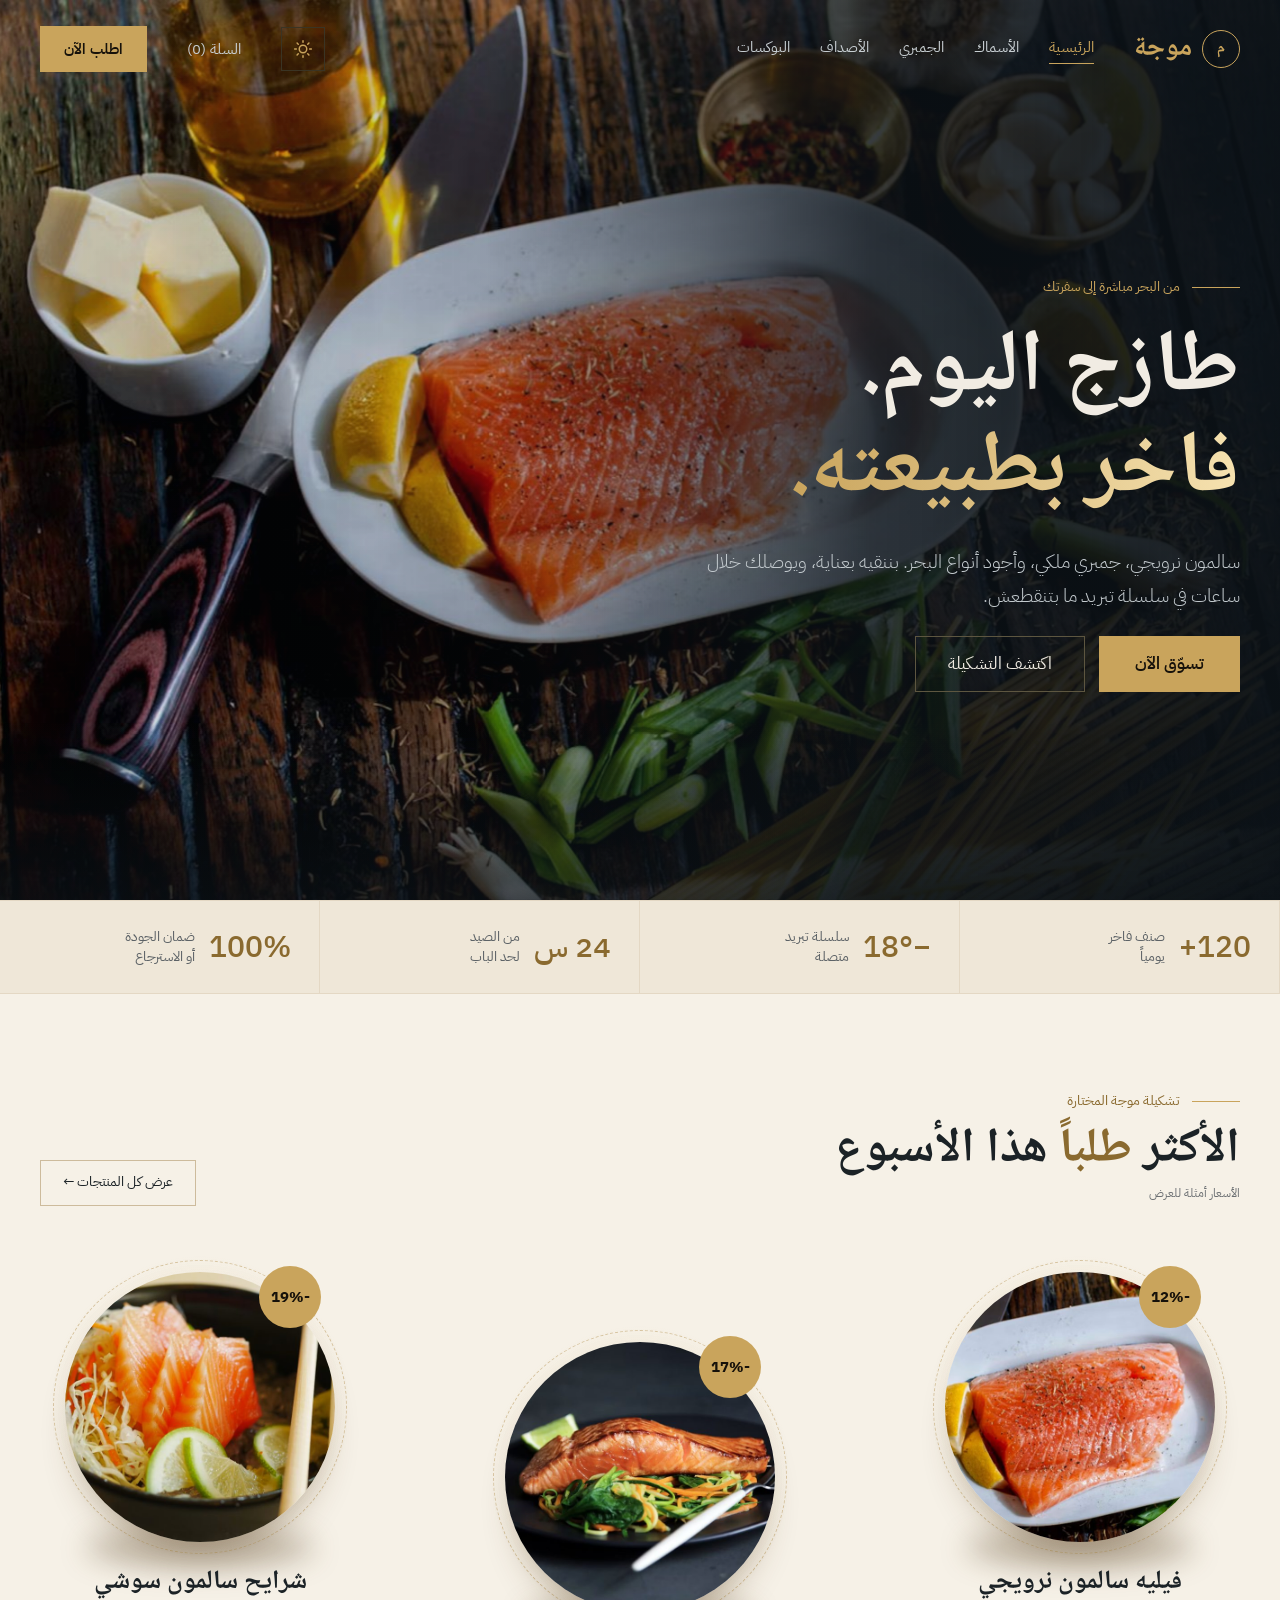
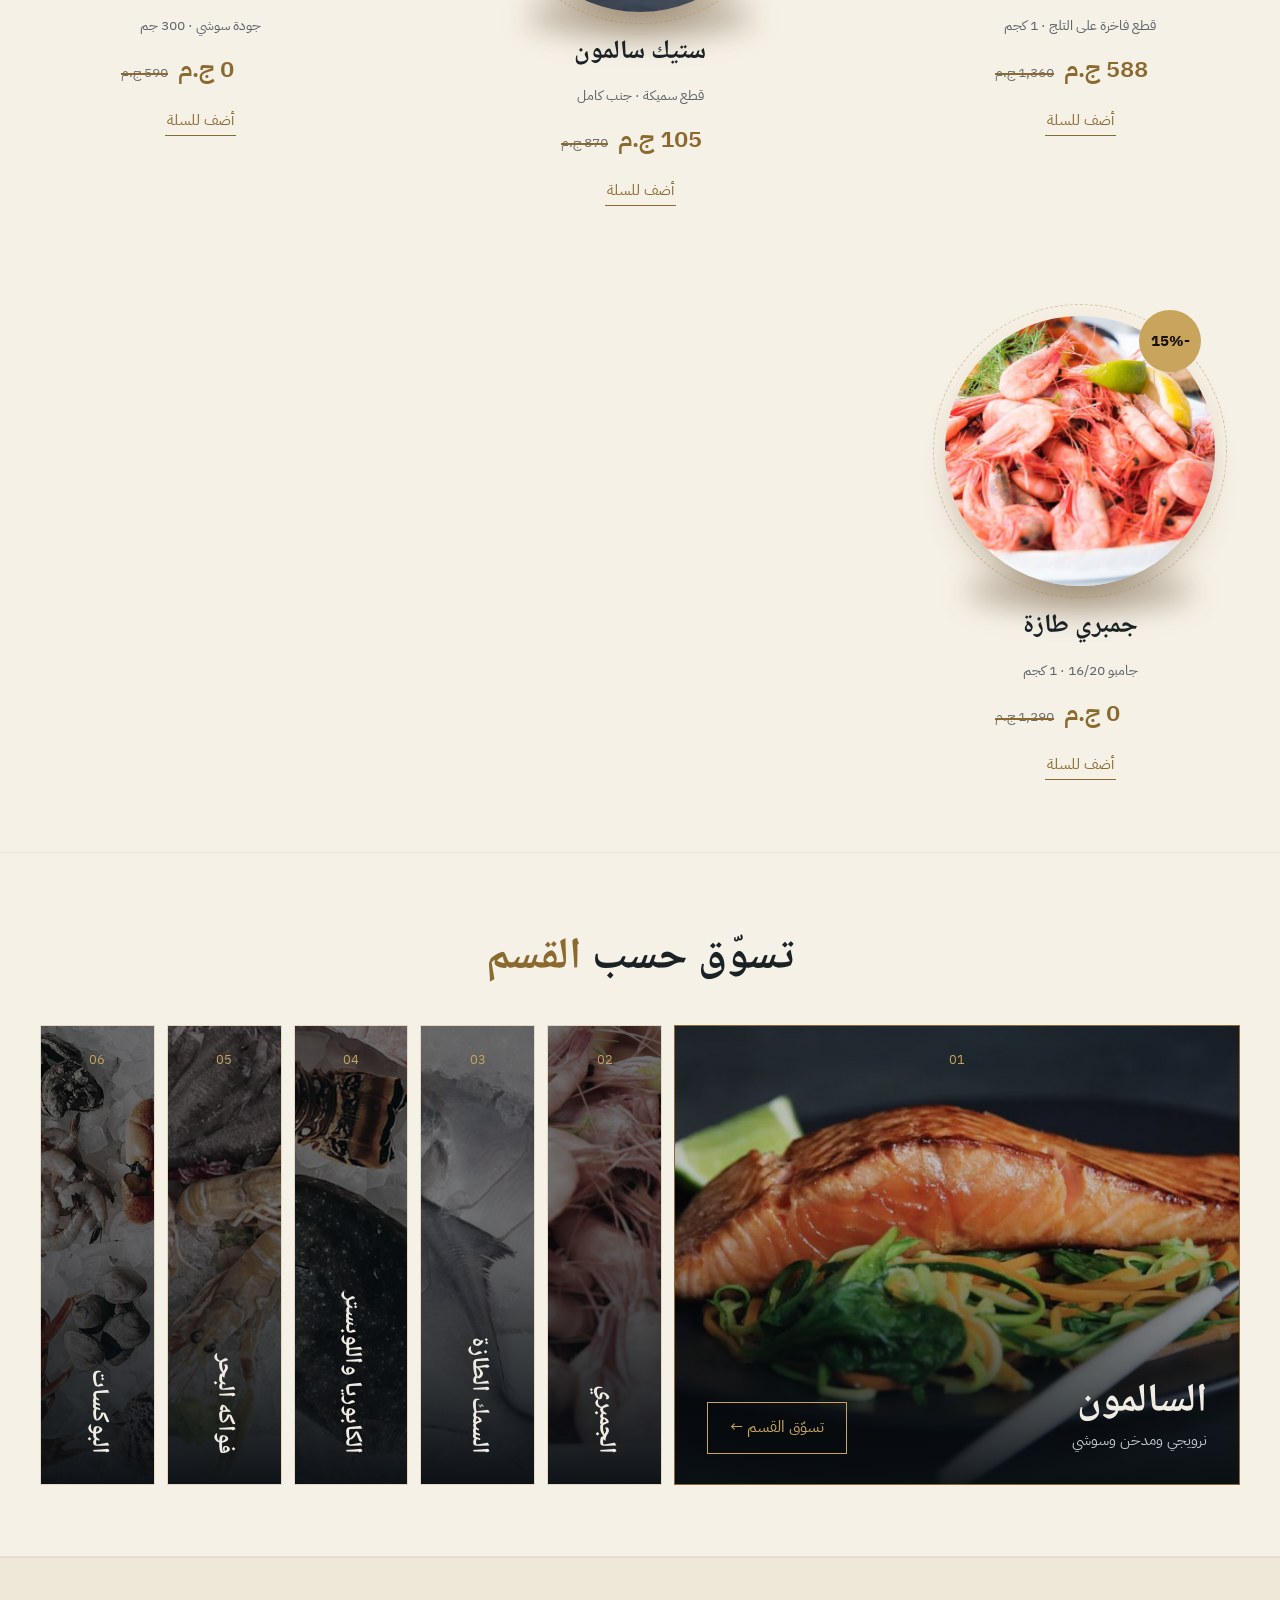
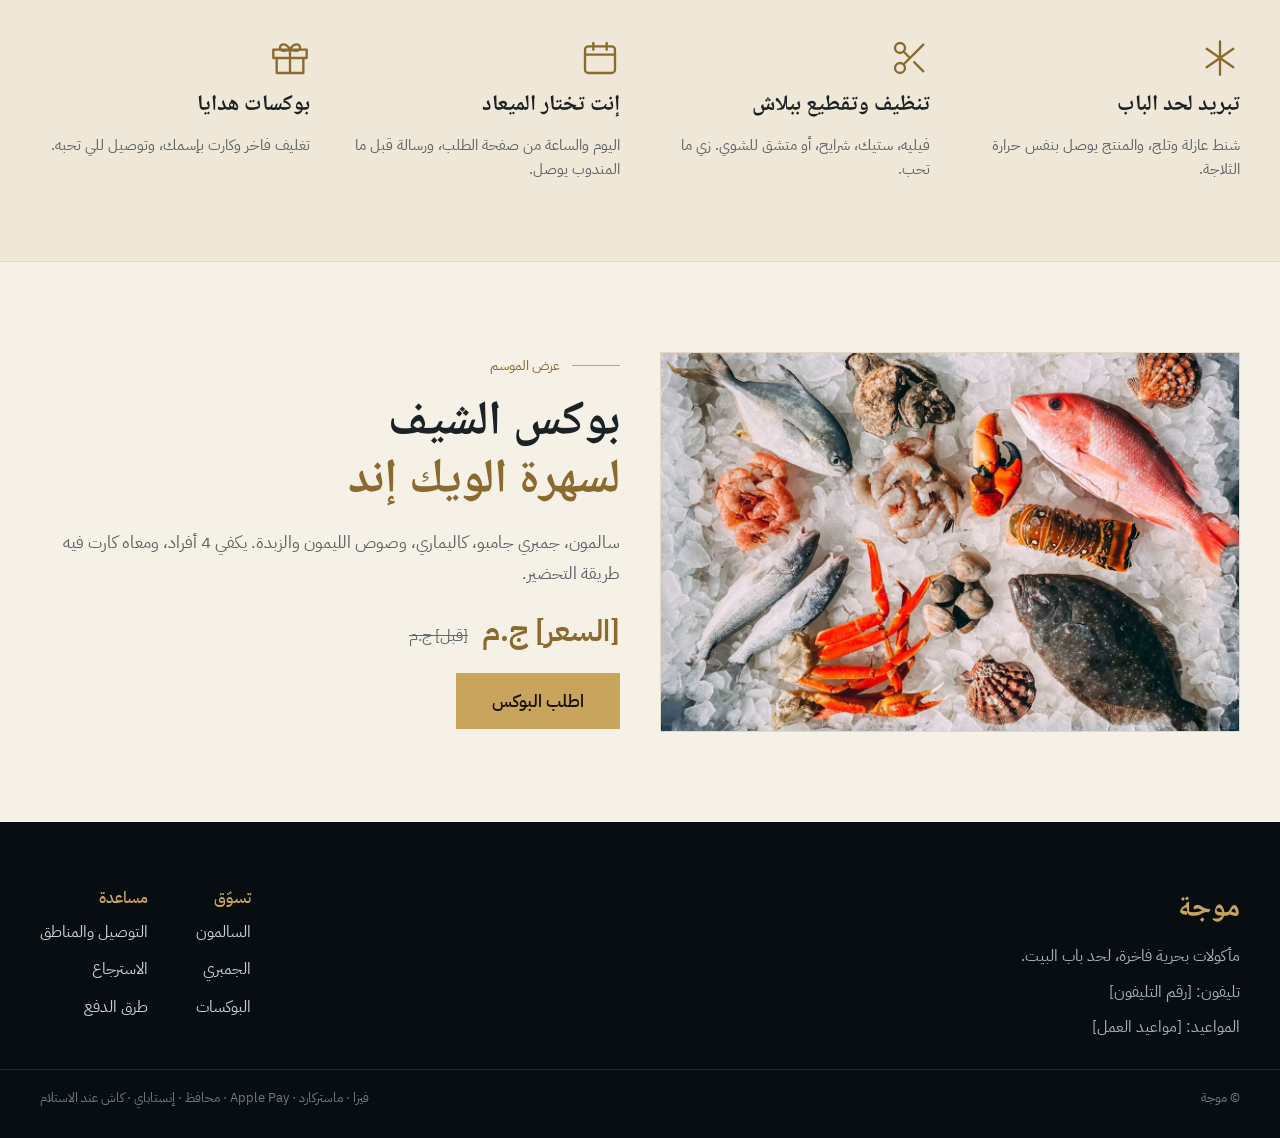
<file: index.html>
<!doctype html>
<html lang="ar" dir="rtl">
<head>
<meta charset="utf-8">
<meta name="viewport" content="width=device-width,initial-scale=1,viewport-fit=cover">
<meta name="theme-color" content="#0b1116">
<script>(function(){var t='light';try{t=localStorage.getItem('mw_theme')||'light'}catch(e){}document.documentElement.setAttribute('data-theme',t)})()</script>
<title>موجة | مأكولات بحرية فاخرة</title>
<meta name="description" content="سالمون وجمبري وسمك طازة، متنظف ومتقطع على طلبك، ويوصلك متبرد.">
<link href="https://fonts.googleapis.com/css2?family=Noto+Naskh+Arabic:wght@500;700&family=IBM+Plex+Sans+Arabic:wght@300;400;500;600&display=swap" rel="stylesheet">
<link rel="stylesheet" href="styles.css?v=96829">
</head>
<body>
<div dir="rtl" style="width:100%;background:#0b1116;color:#f1ece3;font-family:'IBM Plex Sans Arabic',sans-serif;font-size:16px;line-height:1.6">
<section class="hero" style="position:relative;min-height:760px;overflow:hidden;background:radial-gradient(ellipse at 30% 50%,#2a2b2b 0,#16191b 45%,#0b1116 80%)">
<svg width="100%" height="100%" style="position:absolute;inset:0;opacity:.35" aria-hidden="true"><filter id="stone"><feTurbulence type="fractalNoise" baseFrequency=".8" numOctaves="3"/><feColorMatrix values="0 0 0 0 .5  0 0 0 0 .5  0 0 0 0 .5  0 0 0 .6 0"/></filter><rect width="100%" height="100%" filter="url(#stone)"/></svg>
<div class="float" style="position:absolute;top:0;bottom:0;left:0;width:66%"><img src="images/hero.jpg" alt="فيليه سالمون طازج مع الليمون والزبدة والتوابل على ترابيزة خشب" style="width:100%;height:100%;object-fit:cover;display:block"></div>
<div class="hero-shade" style="position:absolute;inset:0;background:linear-gradient(270deg,#0b1116 0,rgba(11,17,22,.92) 30%,rgba(11,17,22,.15) 70%)"></div>
<header class="site-header hd" style="position:relative;max-width:1320px;margin:0 auto;padding:26px 40px;display:flex;align-items:center;gap:40px;flex-wrap:wrap">
<a href="index.html" style="display:flex;align-items:center;gap:10px;font-family:'Noto Naskh Arabic',serif;font-size:28px;font-weight:700;color:#c9a45c"><span style="width:38px;height:38px;border:1px solid #c9a45c;border-radius:50%;display:grid;place-items:center;font-size:16px">م</span>موجة</a>
<button type="button" class="menu-btn" aria-label="القايمة" aria-expanded="false"><span></span><span></span><span></span></button><nav class="main-nav" style="display:flex;gap:30px;font-size:15px;flex:1;flex-wrap:wrap"><a href="index.html" style="color:#c9a45c;border-bottom:1px solid #c9a45c;padding-bottom:4px">الرئيسية</a><a href="products.html#fish" class="nl" style="color:#c8cfd3">الأسماك</a><a href="products.html#shrimp" class="nl" style="color:#c8cfd3">الجمبري</a><a href="products.html#shell" class="nl" style="color:#c8cfd3">الأصداف</a><a href="products.html#boxes" class="nl" style="color:#c8cfd3">البوكسات</a></nav>
<button type="button" class="theme-btn" aria-label="تغيير الوضع: فاتح أو غامق" title="فاتح / غامق"><svg class="sun" width="20" height="20" viewBox="0 0 24 24" fill="none" stroke="currentColor" stroke-width="1.8" stroke-linecap="round" aria-hidden="true"><circle cx="12" cy="12" r="4.5"/><path d="M12 2v2M12 20v2M4.9 4.9l1.4 1.4M17.7 17.7l1.4 1.4M2 12h2M20 12h2M4.9 19.1l1.4-1.4M17.7 6.3l1.4-1.4"/></svg><svg class="moon" width="20" height="20" viewBox="0 0 24 24" fill="none" stroke="currentColor" stroke-width="1.8" stroke-linecap="round" stroke-linejoin="round" aria-hidden="true"><path d="M20 14.5A8.5 8.5 0 1 1 9.5 4a7 7 0 0 0 10.5 10.5z"/></svg></button><a href="cart.html" data-cart="1" class="cartlink" style="color:#c8cfd3;font-size:15px;display:inline-block">السلة (<span class="cart-count">0</span>)</a><a href="products.html" class="btn-gold hdr-cta" style="background:#c9a45c;color:#16110a;height:46px;padding:0 24px;display:inline-flex;align-items:center;font-weight:600;font-size:15px">اطلب الآن</a>
</header>
<div class="hero-body" style="position:relative;max-width:1320px;margin:0 auto;padding:90px 40px 120px;display:flex">
<div class="hin" style="max-width:560px;display:flex;flex-direction:column;gap:22px">
<span style="display:flex;align-items:center;gap:12px;color:#c9a45c;font-size:14px"><i style="width:48px;height:1px;background:#c9a45c;display:block"></i>من البحر مباشرة إلى سفرتك</span>
<h1 style="margin:0;font-family:'Noto Naskh Arabic',serif;font-size:88px;line-height:1.15;font-weight:700">طازج اليوم.<br><span class="shine" style="color:#c9a45c">فاخر بطبيعته.</span></h1>
<p style="margin:0;font-size:19px;line-height:1.8;color:#c3cace;font-weight:300">سالمون نرويجي، جمبري ملكي، وأجود أنواع البحر. بننقيه بعناية، ويوصلك خلال ساعات في سلسلة تبريد ما بتنقطعش.</p>
<div style="display:flex;gap:14px;flex-wrap:wrap"><a href="products.html" class="btn-gold" style="background:#c9a45c;color:#16110a;height:56px;padding:0 36px;display:inline-flex;align-items:center;font-weight:600;font-size:17px">تسوّق الآن</a><a href="products.html" class="btn-ghost" style="border:1px solid #5d5640;color:#f1ece3;height:56px;padding:0 32px;display:inline-flex;align-items:center;font-size:17px">اكتشف التشكيلة</a></div>
</div></div>

</section>
<section class="stats lt" style="border-block:1px solid #1d2830;background:#0d151a"><div style="max-width:1320px;margin:0 auto;display:flex;flex-wrap:wrap"><div class="rv" style="flex:1 1 200px;display:flex;align-items:center;gap:14px;padding:22px 28px;border-inline-start:1px solid #1d2830"><strong style="font-size:30px;color:#c9a45c;font-weight:500;white-space:nowrap">120+</strong><span style="font-size:14px;color:#a8b0b5;line-height:1.4">صنف فاخر<br>يومياً</span></div><div class="rv" style="flex:1 1 200px;display:flex;align-items:center;gap:14px;padding:22px 28px;border-inline-start:1px solid #1d2830"><strong style="font-size:30px;color:#c9a45c;font-weight:500;white-space:nowrap">−18°</strong><span style="font-size:14px;color:#a8b0b5;line-height:1.4">سلسلة تبريد<br>متصلة</span></div><div class="rv" style="flex:1 1 200px;display:flex;align-items:center;gap:14px;padding:22px 28px;border-inline-start:1px solid #1d2830"><strong style="font-size:30px;color:#c9a45c;font-weight:500;white-space:nowrap">24 س</strong><span style="font-size:14px;color:#a8b0b5;line-height:1.4">من الصيد<br>لحد الباب</span></div><div class="rv" style="flex:1 1 200px;display:flex;align-items:center;gap:14px;padding:22px 28px;border-inline-start:1px solid #1d2830"><strong style="font-size:30px;color:#c9a45c;font-weight:500;white-space:nowrap">100%</strong><span style="font-size:14px;color:#a8b0b5;line-height:1.4">ضمان الجودة<br>أو الاسترجاع</span></div></div></section>

<section class="bs lt" style="max-width:1320px;margin:0 auto;padding:96px 40px 72px">
<div class="rv" style="display:flex;justify-content:space-between;align-items:end;gap:20px;flex-wrap:wrap;margin-bottom:56px">
<div><span style="display:flex;align-items:center;gap:12px;color:#c9a45c;font-size:14px"><i style="width:48px;height:1px;background:#c9a45c;display:block"></i>تشكيلة موجة المختارة</span><h2 style="margin:10px 0 0;font-family:'Noto Naskh Arabic',serif;font-size:48px;font-weight:700;line-height:1.2">الأكثر <span style="color:#c9a45c">طلباً</span> هذا الأسبوع</h2><span style="font-size:12px;color:#6f7b82">الأسعار أمثلة للعرض</span></div>
<a href="products.html" class="btn-ghost" style="border:1px solid #3a3424;color:#c8cfd3;height:46px;padding:0 22px;display:inline-flex;align-items:center;font-size:14px">عرض كل المنتجات ←</a></div>
<div data-plates="1" class="plates" style="display:flex;justify-content:space-between;flex-wrap:wrap;gap:40px 20px;padding:10px 20px 0"><div class="pl" data-plate="1" data-pid="s1" data-wi="1" style="display:flex;flex-direction:column;align-items:center;gap:12px;width:280px;margin-top:0px;--d:0.00s">
<div style="position:relative;width:270px;height:270px"><span class="shadow" style="position:absolute;left:20px;right:20px;bottom:-26px;height:40px;border-radius:50%;background:rgba(0,0,0,.6);filter:blur(14px)"></span><span style="position:absolute;inset:-30px;border-radius:50%;background:radial-gradient(circle,rgba(201,164,92,.22),rgba(201,164,92,0) 65%)"></span><span class="ring" style="position:absolute;inset:-12px;border-radius:50%;border:1px dashed #c9a45c"></span>
<div class="drop" style="position:absolute;inset:0"><img class="zz" src="images/p-fillet.jpg" alt="فيليه سالمون نرويجي" style="position:absolute;inset:0;width:100%;height:100%;object-fit:cover;border-radius:50%;box-shadow:0 30px 50px -20px #000"><span style="position:absolute;top:-6px;right:14px;width:62px;height:62px;border-radius:50%;background:#c9a45c;color:#16110a;display:grid;place-items:center;font-weight:700;font-size:15px">-12%</span></div></div>
<strong class="txt" style="font-family:'Noto Naskh Arabic',serif;font-size:26px;font-weight:700;margin-top:8px;color:#f1ece3;text-align:center">فيليه سالمون نرويجي</strong><span class="txt" style="font-size:14px;color:#8a949a">قطع فاخرة على التلج · 1 كجم</span>
<div class="txt" style="display:flex;gap:10px;align-items:baseline"><strong style="font-size:24px;color:#c9a45c;font-weight:600;white-space:nowrap;font-variant-numeric:tabular-nums;min-width:4.2em;text-align:left"><span class="num" data-target="1200">0</span> ج.م</strong><s class="old" style="font-size:14px;color:#6f7b82;white-space:nowrap;text-decoration:none;position:relative">1,360 ج.م</s></div>
<button type="button" class="add txt" data-add="0" style="all:unset;cursor:pointer;font-size:15px;color:#c9a45c;border-bottom:1px solid #c9a45c;padding:8px 2px 3px">أضف للسلة</button></div><div class="pl" data-plate="1" data-pid="s2" data-wi="2" style="display:flex;flex-direction:column;align-items:center;gap:12px;width:280px;margin-top:70px;--d:0.18s">
<div style="position:relative;width:270px;height:270px"><span class="shadow" style="position:absolute;left:20px;right:20px;bottom:-26px;height:40px;border-radius:50%;background:rgba(0,0,0,.6);filter:blur(14px)"></span><span style="position:absolute;inset:-30px;border-radius:50%;background:radial-gradient(circle,rgba(201,164,92,.22),rgba(201,164,92,0) 65%)"></span><span class="ring" style="position:absolute;inset:-12px;border-radius:50%;border:1px dashed #c9a45c"></span>
<div class="drop" style="position:absolute;inset:0"><img class="zz" src="images/p-steak.jpg" alt="ستيك سالمون" style="position:absolute;inset:0;width:100%;height:100%;object-fit:cover;border-radius:50%;box-shadow:0 30px 50px -20px #000"><span style="position:absolute;top:-6px;right:14px;width:62px;height:62px;border-radius:50%;background:#c9a45c;color:#16110a;display:grid;place-items:center;font-weight:700;font-size:15px">-17%</span></div></div>
<strong class="txt" style="font-family:'Noto Naskh Arabic',serif;font-size:26px;font-weight:700;margin-top:8px;color:#f1ece3;text-align:center">ستيك سالمون</strong><span class="txt" style="font-size:14px;color:#8a949a">قطع سميكة · جنب كامل</span>
<div class="txt" style="display:flex;gap:10px;align-items:baseline"><strong style="font-size:24px;color:#c9a45c;font-weight:600;white-space:nowrap;font-variant-numeric:tabular-nums;min-width:4.2em;text-align:left"><span class="num" data-target="720">0</span> ج.م</strong><s class="old" style="font-size:14px;color:#6f7b82;white-space:nowrap;text-decoration:none;position:relative">870 ج.م</s></div>
<button type="button" class="add txt" data-add="1" style="all:unset;cursor:pointer;font-size:15px;color:#c9a45c;border-bottom:1px solid #c9a45c;padding:8px 2px 3px">أضف للسلة</button></div><div class="pl" data-plate="1" data-pid="s3" data-wi="0" style="display:flex;flex-direction:column;align-items:center;gap:12px;width:280px;margin-top:0px;--d:0.36s">
<div style="position:relative;width:270px;height:270px"><span class="shadow" style="position:absolute;left:20px;right:20px;bottom:-26px;height:40px;border-radius:50%;background:rgba(0,0,0,.6);filter:blur(14px)"></span><span style="position:absolute;inset:-30px;border-radius:50%;background:radial-gradient(circle,rgba(201,164,92,.22),rgba(201,164,92,0) 65%)"></span><span class="ring" style="position:absolute;inset:-12px;border-radius:50%;border:1px dashed #c9a45c"></span>
<div class="drop" style="position:absolute;inset:0"><img class="zz" src="images/p-sashimi.jpg" alt="شرايح سالمون سوشي" style="position:absolute;inset:0;width:100%;height:100%;object-fit:cover;border-radius:50%;box-shadow:0 30px 50px -20px #000"><span style="position:absolute;top:-6px;right:14px;width:62px;height:62px;border-radius:50%;background:#c9a45c;color:#16110a;display:grid;place-items:center;font-weight:700;font-size:15px">-19%</span></div></div>
<strong class="txt" style="font-family:'Noto Naskh Arabic',serif;font-size:26px;font-weight:700;margin-top:8px;color:#f1ece3;text-align:center">شرايح سالمون سوشي</strong><span class="txt" style="font-size:14px;color:#8a949a">جودة سوشي · 300 جم</span>
<div class="txt" style="display:flex;gap:10px;align-items:baseline"><strong style="font-size:24px;color:#c9a45c;font-weight:600;white-space:nowrap;font-variant-numeric:tabular-nums;min-width:4.2em;text-align:left"><span class="num" data-target="480">0</span> ج.م</strong><s class="old" style="font-size:14px;color:#6f7b82;white-space:nowrap;text-decoration:none;position:relative">590 ج.م</s></div>
<button type="button" class="add txt" data-add="2" style="all:unset;cursor:pointer;font-size:15px;color:#c9a45c;border-bottom:1px solid #c9a45c;padding:8px 2px 3px">أضف للسلة</button></div><div class="pl" data-plate="1" data-pid="h1" data-wi="1" style="display:flex;flex-direction:column;align-items:center;gap:12px;width:280px;margin-top:70px;--d:0.54s">
<div style="position:relative;width:270px;height:270px"><span class="shadow" style="position:absolute;left:20px;right:20px;bottom:-26px;height:40px;border-radius:50%;background:rgba(0,0,0,.6);filter:blur(14px)"></span><span style="position:absolute;inset:-30px;border-radius:50%;background:radial-gradient(circle,rgba(201,164,92,.22),rgba(201,164,92,0) 65%)"></span><span class="ring" style="position:absolute;inset:-12px;border-radius:50%;border:1px dashed #c9a45c"></span>
<div class="drop" style="position:absolute;inset:0"><img class="zz" src="images/p-shrimp.jpg" alt="جمبري طازة" style="position:absolute;inset:0;width:100%;height:100%;object-fit:cover;border-radius:50%;box-shadow:0 30px 50px -20px #000"><span style="position:absolute;top:-6px;right:14px;width:62px;height:62px;border-radius:50%;background:#c9a45c;color:#16110a;display:grid;place-items:center;font-weight:700;font-size:15px">-15%</span></div></div>
<strong class="txt" style="font-family:'Noto Naskh Arabic',serif;font-size:26px;font-weight:700;margin-top:8px;color:#f1ece3;text-align:center">جمبري طازة</strong><span class="txt" style="font-size:14px;color:#8a949a">جامبو 16/20 · 1 كجم</span>
<div class="txt" style="display:flex;gap:10px;align-items:baseline"><strong style="font-size:24px;color:#c9a45c;font-weight:600;white-space:nowrap;font-variant-numeric:tabular-nums;min-width:4.2em;text-align:left"><span class="num" data-target="1100">0</span> ج.م</strong><s class="old" style="font-size:14px;color:#6f7b82;white-space:nowrap;text-decoration:none;position:relative">1,290 ج.م</s></div>
<button type="button" class="add txt" data-add="3" style="all:unset;cursor:pointer;font-size:15px;color:#c9a45c;border-bottom:1px solid #c9a45c;padding:8px 2px 3px">أضف للسلة</button></div></div>
</section>
<template id="lemon"><svg width="44" height="44" viewBox="-24 -24 48 48" aria-hidden="true"><circle r="22" fill="#f2c62f"/><circle r="17" fill="#fbe27a"/><line x1="0" y1="0" x2="15.0" y2="0.0" stroke="#fff7d1" stroke-width="2"/><line x1="0" y1="0" x2="10.6" y2="10.6" stroke="#fff7d1" stroke-width="2"/><line x1="0" y1="0" x2="0.0" y2="15.0" stroke="#fff7d1" stroke-width="2"/><line x1="0" y1="0" x2="-10.6" y2="10.6" stroke="#fff7d1" stroke-width="2"/><line x1="0" y1="0" x2="-15.0" y2="0.0" stroke="#fff7d1" stroke-width="2"/><line x1="0" y1="0" x2="-10.6" y2="-10.6" stroke="#fff7d1" stroke-width="2"/><line x1="0" y1="0" x2="-0.0" y2="-15.0" stroke="#fff7d1" stroke-width="2"/><line x1="0" y1="0" x2="10.6" y2="-10.6" stroke="#fff7d1" stroke-width="2"/></svg></template>

<section class="cats lt" style="max-width:1320px;margin:0 auto;padding:72px 40px">
<h2 class="rv" style="margin:0 0 30px;font-family:'Noto Naskh Arabic',serif;font-size:44px;font-weight:700;text-align:center">تسوّق حسب <span style="color:#c9a45c">القسم</span></h2>
<div class="acc rv"><a href="products.html#salmon" class="acc-item on"><img src="images/c-salmon.jpg" alt="" loading="lazy"><span class="acc-shade"></span><span class="acc-num">01</span><strong class="acc-v">السالمون</strong><span class="acc-info"><span><strong>السالمون</strong><small>نرويجي ومدخن وسوشي</small></span><em>تسوّق القسم ←</em></span></a><a href="products.html#shrimp" class="acc-item"><img src="images/c-shrimp.jpg" alt="" loading="lazy"><span class="acc-shade"></span><span class="acc-num">02</span><strong class="acc-v">الجمبري</strong><span class="acc-info"><span><strong>الجمبري</strong><small>جامبو وبلدي ومقشر</small></span><em>تسوّق القسم ←</em></span></a><a href="products.html#fish" class="acc-item"><img src="images/c-fish.jpg" alt="" loading="lazy"><span class="acc-shade"></span><span class="acc-num">03</span><strong class="acc-v">السمك الطازة</strong><span class="acc-info"><span><strong>السمك الطازة</strong><small>دنيس وقاروص وبوري</small></span><em>تسوّق القسم ←</em></span></a><a href="products.html#crab" class="acc-item"><img src="images/c-crab.jpg" alt="" loading="lazy"><span class="acc-shade"></span><span class="acc-num">04</span><strong class="acc-v">الكابوريا واللوبستر</strong><span class="acc-info"><span><strong>الكابوريا واللوبستر</strong><small>أرجل كابوريا وذيل لوبستر</small></span><em>تسوّق القسم ←</em></span></a><a href="products.html#shell" class="acc-item"><img src="images/c-shell.jpg" alt="" loading="lazy"><span class="acc-shade"></span><span class="acc-num">05</span><strong class="acc-v">فواكه البحر</strong><span class="acc-info"><span><strong>فواكه البحر</strong><small>جمبري بحري وأصداف وكاليماري</small></span><em>تسوّق القسم ←</em></span></a><a href="products.html#boxes" class="acc-item"><img src="images/gift.jpg" alt="" loading="lazy"><span class="acc-shade"></span><span class="acc-num">06</span><strong class="acc-v">البوكسات</strong><span class="acc-info"><span><strong>البوكسات</strong><small>تشكيلات جاهزة وهدايا</small></span><em>تسوّق القسم ←</em></span></a></div>
</section>

<section class="why lt" style="background:#0d151a;border-block:1px solid #1d2830"><div style="max-width:1320px;margin:0 auto;padding:80px 40px;display:grid;grid-template-columns:repeat(auto-fit,minmax(240px,1fr));gap:40px">
<div class="rv" style="display:flex;flex-direction:column;gap:10px"><svg width="40" height="40" viewBox="0 0 24 24" fill="none" stroke="#c9a45c" stroke-width="1.4" stroke-linecap="round" stroke-linejoin="round" aria-hidden="true"><path d="M12 2v20M4 6.5l16 11M20 6.5l-16 11"/></svg><strong style="font-family:'Noto Naskh Arabic',serif;font-size:22px">تبريد لحد الباب</strong><span style="color:#a8b0b5;font-size:15px">شنط عازلة وتلج، والمنتج يوصل بنفس حرارة الثلاجة.</span></div>
<div class="rv" style="display:flex;flex-direction:column;gap:10px"><svg width="40" height="40" viewBox="0 0 24 24" fill="none" stroke="#c9a45c" stroke-width="1.4" stroke-linecap="round" stroke-linejoin="round" aria-hidden="true"><circle cx="6" cy="6" r="3"/><circle cx="6" cy="18" r="3"/><path d="M20 4L8.1 15.9M14.5 14.5L20 20M8.1 8.1L12 12"/></svg><strong style="font-family:'Noto Naskh Arabic',serif;font-size:22px">تنظيف وتقطيع ببلاش</strong><span style="color:#a8b0b5;font-size:15px">فيليه، ستيك، شرايح، أو متشق للشوي. زي ما تحب.</span></div>
<div class="rv" style="display:flex;flex-direction:column;gap:10px"><svg width="40" height="40" viewBox="0 0 24 24" fill="none" stroke="#c9a45c" stroke-width="1.4" stroke-linecap="round" stroke-linejoin="round" aria-hidden="true"><rect x="3" y="5" width="18" height="16" rx="2"/><path d="M3 10h18M8 3v4M16 3v4"/></svg><strong style="font-family:'Noto Naskh Arabic',serif;font-size:22px">إنت تختار الميعاد</strong><span style="color:#a8b0b5;font-size:15px">اليوم والساعة من صفحة الطلب، ورسالة قبل ما المندوب يوصل.</span></div>
<div class="rv" style="display:flex;flex-direction:column;gap:10px"><svg width="40" height="40" viewBox="0 0 24 24" fill="none" stroke="#c9a45c" stroke-width="1.4" stroke-linecap="round" stroke-linejoin="round" aria-hidden="true"><path d="M20 12v9H4v-9M2 7h20v5H2zM12 21V7M12 7C10 3 6 3 6 6s6 1 6 1 6 2 6-1-4-3-6 1"/></svg><strong style="font-family:'Noto Naskh Arabic',serif;font-size:22px">بوكسات هدايا</strong><span style="color:#a8b0b5;font-size:15px">تغليف فاخر وكارت بإسمك، وتوصيل للي تحبه.</span></div>
</div></section>

<section class="bundle lt" style="max-width:1320px;margin:0 auto;padding:90px 40px;display:flex;flex-wrap:wrap;gap:40px;align-items:center">
<div class="rv" style="flex:1 1 460px;height:380px;overflow:hidden;border:1px solid #1d2830"><img src="images/gift.jpg" alt="تشكيلة مأكولات بحرية طازة على التلج: سمك وجمبري وكابوريا ولوبستر وأصداف" style="width:100%;height:100%;object-fit:cover;display:block"></div>
<div class="rv" style="flex:1 1 460px;display:flex;flex-direction:column;gap:18px">
<span style="display:flex;align-items:center;gap:12px;color:#c9a45c;font-size:14px"><i style="width:48px;height:1px;background:#c9a45c;display:block"></i>عرض الموسم</span>
<h2 style="margin:0;font-family:'Noto Naskh Arabic',serif;font-size:48px;font-weight:700;line-height:1.2">بوكس الشيف<br><span style="color:#c9a45c">لسهرة الويك إند</span></h2>
<p style="margin:0;color:#c3cace;font-size:17px;line-height:1.8">سالمون، جمبري جامبو، كاليماري، وصوص الليمون والزبدة. يكفي 4 أفراد، ومعاه كارت فيه طريقة التحضير.</p>
<div style="display:flex;gap:14px;align-items:baseline"><strong style="font-size:30px;color:#c9a45c;font-weight:600">[السعر] ج.م</strong><s style="color:#5f6a70">[قبل] ج.م</s></div>
<a href="products.html#boxes" class="btn-gold" style="align-self:flex-start;background:#c9a45c;color:#16110a;height:56px;padding:0 36px;display:inline-flex;align-items:center;font-weight:600;font-size:17px">اطلب البوكس</a>
</div></section>

<footer class="site-footer" style="border-top:1px solid #1d2830;background:#080d11"><div style="max-width:1320px;margin:0 auto;padding:64px 40px 28px;display:flex;flex-wrap:wrap;gap:48px;justify-content:space-between">
<div style="flex:1 1 300px;display:flex;flex-direction:column;gap:10px"><strong style="font-family:'Noto Naskh Arabic',serif;font-size:30px;color:#c9a45c">موجة</strong><span style="color:#a8b0b5">مأكولات بحرية فاخرة، لحد باب البيت.</span><span style="color:#a8b0b5">تليفون: [رقم التليفون]</span><span style="color:#a8b0b5">المواعيد: [مواعيد العمل]</span></div>
<div style="display:flex;flex-direction:column;gap:8px"><strong style="color:#c9a45c;font-weight:500">تسوّق</strong><a href="products.html#salmon" class="nl" style="color:#c8cfd3">السالمون</a><a href="products.html#shrimp" class="nl" style="color:#c8cfd3">الجمبري</a><a href="products.html#boxes" class="nl" style="color:#c8cfd3">البوكسات</a></div>
<div style="display:flex;flex-direction:column;gap:8px"><strong style="color:#c9a45c;font-weight:500">مساعدة</strong><a href="#" class="nl" style="color:#c8cfd3">التوصيل والمناطق</a><a href="#" class="nl" style="color:#c8cfd3">الاسترجاع</a><a href="#" class="nl" style="color:#c8cfd3">طرق الدفع</a></div>
</div><div style="max-width:1320px;margin:0 auto;padding:18px 40px 30px;border-top:1px solid #1d2830;display:flex;justify-content:space-between;flex-wrap:wrap;gap:12px;font-size:13px;color:#6f7b82"><span>© موجة</span><span>فيزا · ماستركارد · Apple Pay · محافظ · إنستاباي · كاش عند الاستلام</span></div></footer>
</div>
<div class="mbar"><a href="products.html" class="mbar-wa"><svg width="20" height="20" viewBox="0 0 24 24" fill="none" stroke="currentColor" stroke-width="2" aria-hidden="true"><rect x="3" y="3" width="7" height="7"/><rect x="14" y="3" width="7" height="7"/><rect x="3" y="14" width="7" height="7"/><rect x="14" y="14" width="7" height="7"/></svg>المنتجات</a><a href="cart.html" class="mbar-cart" data-cart="m"><svg width="20" height="20" viewBox="0 0 24 24" fill="none" stroke="currentColor" stroke-width="2" aria-hidden="true"><path d="M3 4h2l2.4 11h11L21 7H6.2"/><circle cx="9" cy="20" r="1.4"/><circle cx="17" cy="20" r="1.4"/></svg>السلة <b class="cart-count">0</b></a></div>
<script src="main.js?v=96829"></script>
</body>
</html>
</file>
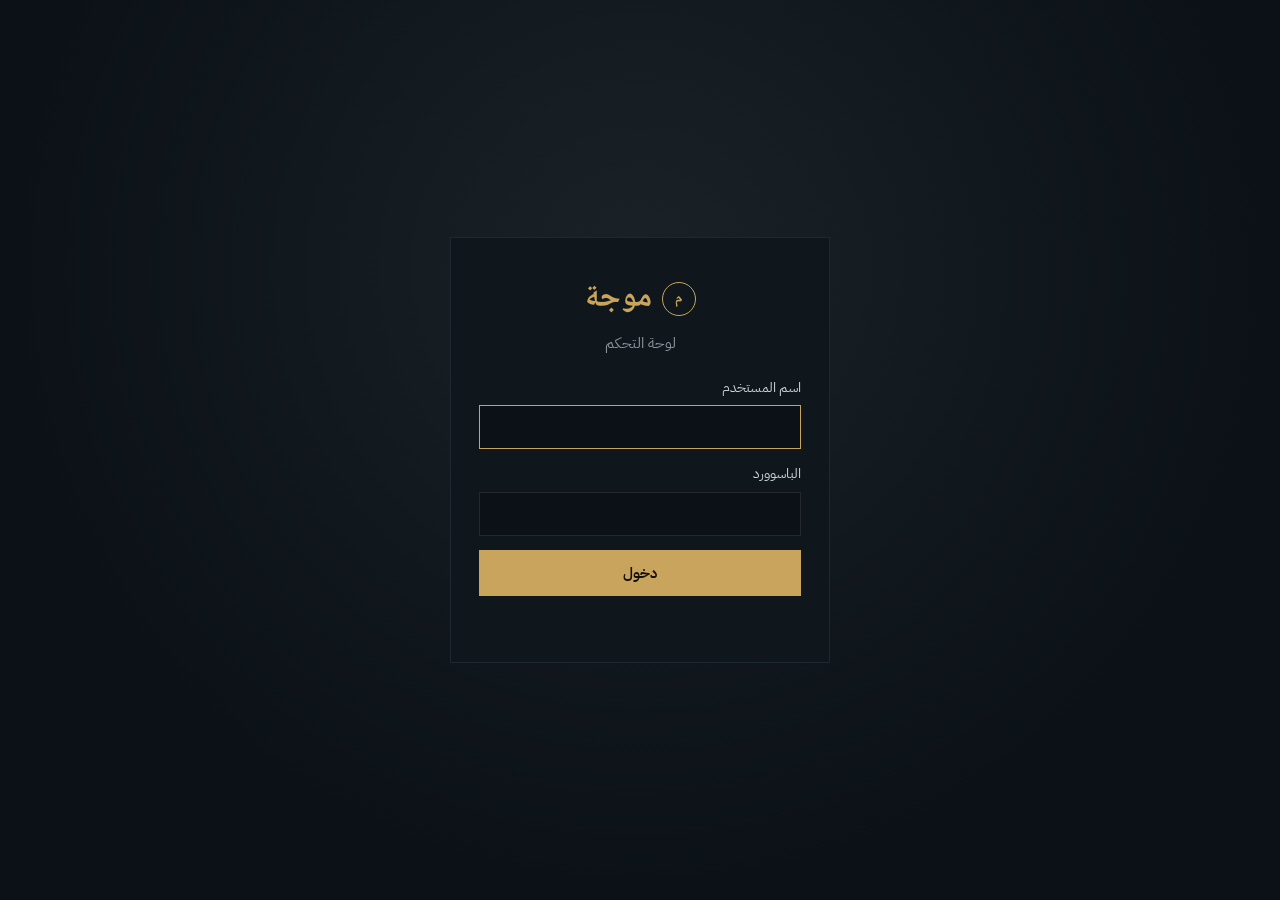
<file: admin/index.html>
<!doctype html>
<html lang="ar" dir="rtl">
<head>
<meta charset="utf-8">
<meta name="viewport" content="width=device-width,initial-scale=1,viewport-fit=cover">
<meta name="robots" content="noindex,nofollow">
<meta name="theme-color" content="#0b1116">
<title>لوحة التحكم | موجة</title>
<link href="https://fonts.googleapis.com/css2?family=Noto+Naskh+Arabic:wght@600;700&family=IBM+Plex+Sans+Arabic:wght@400;500;600&display=swap" rel="stylesheet">
<link rel="stylesheet" href="admin.css?v=96829">
</head>
<body>
<section id="login" class="login" hidden>
  <form id="lf" class="lbox" novalidate>
    <div class="logo"><span>م</span>موجة</div>
    <p class="sub">لوحة التحكم</p>
    <label>اسم المستخدم<input name="user" autocomplete="username" required></label>
    <label>الباسوورد<input name="pass" type="password" autocomplete="current-password" required></label>
    <button class="gold" type="submit">دخول</button>
    <p class="lerr" role="alert"></p>
  </form>
</section>

<div id="app" hidden>
  <header class="top">
    <div class="logo"><span>م</span>موجة <small>لوحة التحكم</small></div>
    <div class="live"><i></i><span id="live-txt">بيتحدث تلقائي</span></div>
    <button type="button" id="sound" class="ghost" aria-pressed="true" title="صوت الطلبات الجديدة">الصوت: شغال</button>
    <button type="button" id="logout" class="ghost">خروج</button>
  </header>

  <section class="stats">
    <div class="stat"><span>طلبات النهارده</span><b id="st-today">0</b></div>
    <div class="stat"><span>إيراد النهارده</span><b id="st-rev">0</b></div>
    <div class="stat hot"><span>طلبات جديدة</span><b id="st-new">0</b></div>
    <div class="stat"><span>في الطريق</span><b id="st-out">0</b></div>
  </section>

  <section class="bar">
    <div class="tabs" id="tabs" role="tablist"></div>
    <div class="filters">
      <select id="range" aria-label="الفترة"><option value="today">النهارده</option><option value="week">آخر 7 أيام</option><option value="all" selected>كل الطلبات</option></select>
      <input id="q" type="search" placeholder="رقم الطلب أو الاسم أو الموبايل" aria-label="بحث">
    </div>
  </section>

  <main>
    <table class="tbl" id="tbl">
      <thead><tr><th>الطلب</th><th>الوقت</th><th>العميل</th><th>المنطقة</th><th>التوصيل</th><th>الدفع</th><th>الإجمالي</th><th>الحالة</th></tr></thead>
      <tbody id="rows"></tbody>
    </table>
    <div class="empty" id="empty" hidden><b>مفيش طلبات هنا</b><span>الطلبات الجديدة هتظهر هنا لوحدها أول ما توصل.</span></div>
  </main>
</div>

<div class="scrim" id="scrim" hidden></div>
<aside class="drawer" id="drawer" aria-hidden="true" tabindex="-1"></aside>
<div class="toast" id="toast" role="status"></div>
<script src="admin.js?v=96829"></script>
</body>
</html>
</file>
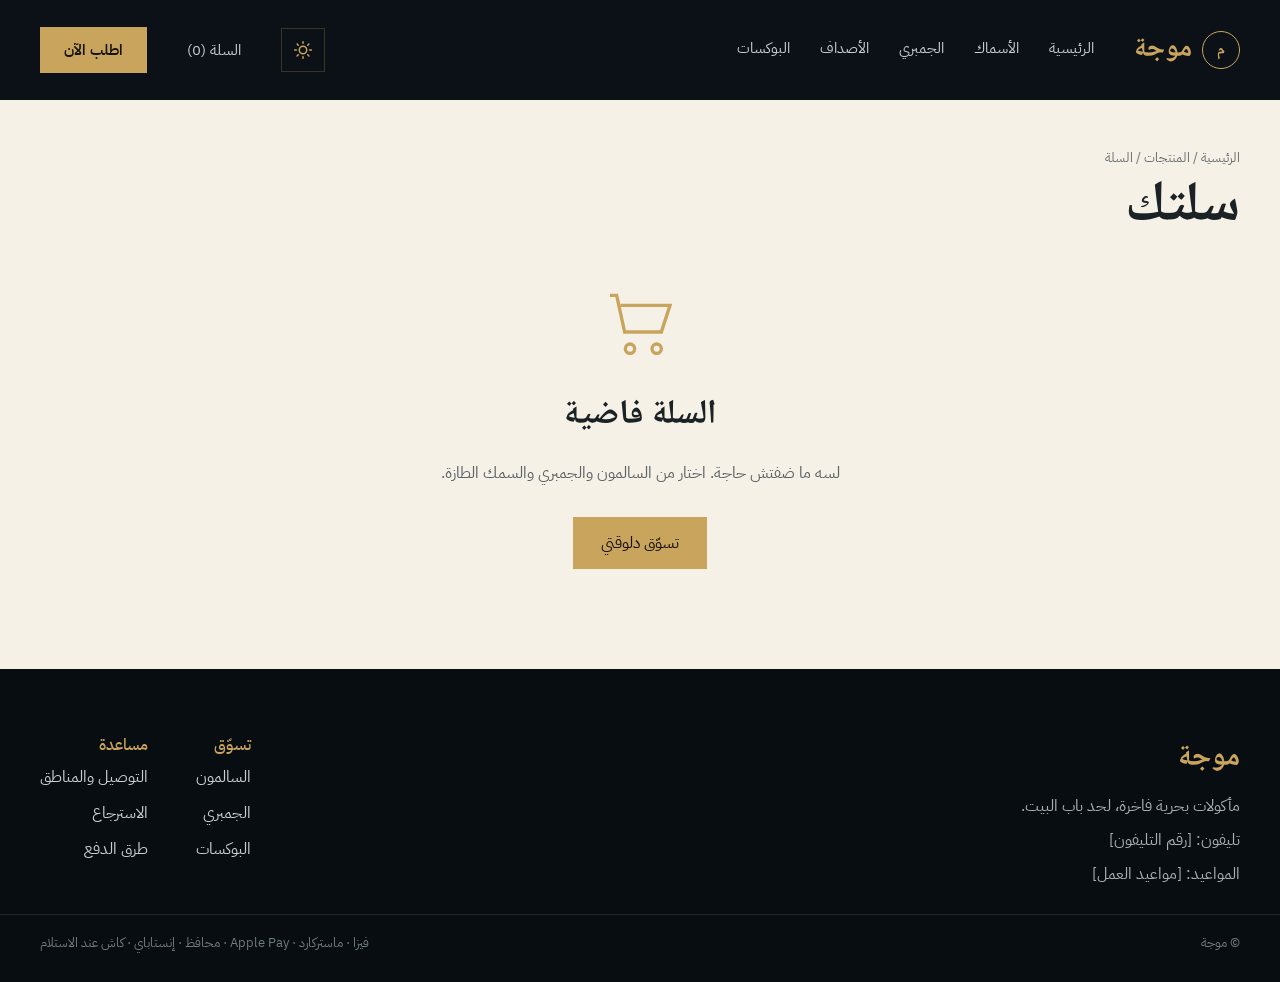
<file: cart.html>
<!doctype html>
<html lang="ar" dir="rtl">
<head>
<meta charset="utf-8">
<meta name="viewport" content="width=device-width,initial-scale=1,viewport-fit=cover">
<meta name="theme-color" content="#0b1116">
<script>(function(){var t='light';try{t=localStorage.getItem('mw_theme')||'light'}catch(e){}document.documentElement.setAttribute('data-theme',t)})()</script>
<title>السلة وإتمام الطلب | موجة</title>
<link href="https://fonts.googleapis.com/css2?family=Noto+Naskh+Arabic:wght@500;700&family=IBM+Plex+Sans+Arabic:wght@300;400;500;600&display=swap" rel="stylesheet">
<link rel="stylesheet" href="styles.css?v=96829">
<link rel="stylesheet" href="products.css?v=96829">
<link rel="stylesheet" href="cart.css?v=96829">
</head>
<body class="cartpage inner" style="background:#0b1116;color:#f1ece3;font-family:'IBM Plex Sans Arabic',sans-serif">
<header class="site-header hd" style="position:relative;max-width:1320px;margin:0 auto;padding:26px 40px;display:flex;align-items:center;gap:40px;flex-wrap:wrap">
<a href="index.html" style="display:flex;align-items:center;gap:10px;font-family:'Noto Naskh Arabic',serif;font-size:28px;font-weight:700;color:#c9a45c"><span style="width:38px;height:38px;border:1px solid #c9a45c;border-radius:50%;display:grid;place-items:center;font-size:16px">م</span>موجة</a>
<button type="button" class="menu-btn" aria-label="القايمة" aria-expanded="false"><span></span><span></span><span></span></button><nav class="main-nav" style="display:flex;gap:30px;font-size:15px;flex:1;flex-wrap:wrap"><a href="index.html" style="color:#c8cfd3">الرئيسية</a><a href="products.html#fish" class="nl" style="color:#c8cfd3">الأسماك</a><a href="products.html#shrimp" class="nl" style="color:#c8cfd3">الجمبري</a><a href="products.html#shell" class="nl" style="color:#c8cfd3">الأصداف</a><a href="products.html#boxes" class="nl" style="color:#c8cfd3">البوكسات</a></nav>
<button type="button" class="theme-btn" aria-label="تغيير الوضع: فاتح أو غامق" title="فاتح / غامق"><svg class="sun" width="20" height="20" viewBox="0 0 24 24" fill="none" stroke="currentColor" stroke-width="1.8" stroke-linecap="round" aria-hidden="true"><circle cx="12" cy="12" r="4.5"/><path d="M12 2v2M12 20v2M4.9 4.9l1.4 1.4M17.7 17.7l1.4 1.4M2 12h2M20 12h2M4.9 19.1l1.4-1.4M17.7 6.3l1.4-1.4"/></svg><svg class="moon" width="20" height="20" viewBox="0 0 24 24" fill="none" stroke="currentColor" stroke-width="1.8" stroke-linecap="round" stroke-linejoin="round" aria-hidden="true"><path d="M20 14.5A8.5 8.5 0 1 1 9.5 4a7 7 0 0 0 10.5 10.5z"/></svg></button><a href="cart.html" data-cart="1" class="cartlink" style="color:#c8cfd3;font-size:15px;display:inline-block">السلة (<span class="cart-count">0</span>)</a><a href="products.html" class="btn-gold hdr-cta" style="background:#c9a45c;color:#16110a;height:46px;padding:0 24px;display:inline-flex;align-items:center;font-weight:600;font-size:15px">اطلب الآن</a>
</header>
<section class="ph"><div class="ph-crumb"><a href="index.html">الرئيسية</a> / <a href="products.html">المنتجات</a> / السلة</div><h1>سلتك</h1><span class="ph-count" id="ccount"></span></section>
<div class="cart-wrap">
 <div class="cart-items"><ul id="items"></ul><a href="products.html" class="note" style="display:inline-block;margin-top:16px;color:#c9a45c">← كمّل تسوّق</a></div>
 <aside class="cart-side">
  <form id="checkout" class="box" novalidate>
   <h2>ملخص الطلب</h2>
   <div class="sum"><div><span>المجموع</span><span id="s-sub"></span></div><div><span>التوصيل</span><span id="s-fee"></span></div><div class="tot"><span>الإجمالي</span><b id="s-tot"></b></div></div>
   <div id="s-free"></div>
   <h2 style="margin-top:26px">بيانات التوصيل</h2>
   <div class="row2"><label class="fld"><span>الاسم</span><input name="name" autocomplete="name" required><small class="err"></small></label>
   <label class="fld"><span>رقم الموبايل</span><input name="phone" type="tel" inputmode="tel" autocomplete="tel" placeholder="01xxxxxxxxx" dir="ltr" style="text-align:right" required><small class="err"></small></label></div>
   <label class="fld"><span>المنطقة</span><select name="area" required><option value="">اختار</option></select><small class="err"></small></label>
   <label class="fld"><span>العنوان بالتفصيل</span><textarea name="address" autocomplete="street-address" placeholder="الحي، الشارع، رقم العمارة، الدور والشقة، علامة مميزة" required></textarea><small class="err"></small></label>
   <div class="fld"><span>يوم التوصيل</span><div class="pills" id="days"></div><p class="note" id="alex-note" hidden>التوصيل للإسكندرية يوم الجمعة بس.</p></div>
   <div class="fld"><span>الساعة</span><div class="pills" id="slots"></div></div>
   <div class="fld"><span>طريقة الدفع</span><div class="pills" id="pays"></div></div>
   <label class="fld"><span>ملاحظات (اختياري)</span><textarea name="notes" placeholder="مثلاً: السمك فيليه من غير جلد، أو اتصل قبل ما توصل"></textarea></label>
   <button type="submit" class="send">تأكيد الطلب</button>
   <p class="err" id="form-err" role="alert" style="margin-top:10px"></p>
   <p class="note">بعد التأكيد هنكلمك على رقمك نأكد الطلب وميعاد التوصيل.</p>
  </form>
 </aside>
</div>
<div class="empty-box"><svg width="80" height="80" viewBox="0 0 24 24" fill="none" stroke="#c9a45c" stroke-width="1" aria-hidden="true"><path d="M3 4h2l2.4 11h11L21 7H6.2"/><circle cx="9" cy="20" r="1.4"/><circle cx="17" cy="20" r="1.4"/></svg><strong>السلة فاضية</strong><p>لسه ما ضفتش حاجة. اختار من السالمون والجمبري والسمك الطازة.</p><a href="products.html" class="gbtn" style="margin-top:16px">تسوّق دلوقتي</a></div>
<div class="done" aria-live="polite"><div class="check"><svg width="48" height="48" viewBox="0 0 24 24" fill="none" stroke="#c9a45c" stroke-width="2" stroke-linecap="round" stroke-linejoin="round" aria-hidden="true"><path d="M5 12.5l4.5 4.5L19 7.5"/></svg></div>
 <h2>طلبك وصلنا</h2><p>رقم الطلب</p><div id="done-code" class="done-code"></div><p id="done-sum" style="color:#c3cace"></p><p>هنكلمك على رقمك خلال وقت قصير نأكد الطلب وميعاد التوصيل.</p>
 <div style="display:flex;gap:10px;justify-content:center;flex-wrap:wrap;margin-top:22px"><a href="products.html" class="gbtn">كمّل تسوّق</a><a href="index.html" class="lbtn">الرئيسية</a></div>
</div>
<footer class="site-footer" style="border-top:1px solid #1d2830;background:#080d11"><div style="max-width:1320px;margin:0 auto;padding:64px 40px 28px;display:flex;flex-wrap:wrap;gap:48px;justify-content:space-between">
<div style="flex:1 1 300px;display:flex;flex-direction:column;gap:10px"><strong style="font-family:'Noto Naskh Arabic',serif;font-size:30px;color:#c9a45c">موجة</strong><span style="color:#a8b0b5">مأكولات بحرية فاخرة، لحد باب البيت.</span><span style="color:#a8b0b5">تليفون: [رقم التليفون]</span><span style="color:#a8b0b5">المواعيد: [مواعيد العمل]</span></div>
<div style="display:flex;flex-direction:column;gap:8px"><strong style="color:#c9a45c;font-weight:500">تسوّق</strong><a href="products.html#salmon" class="nl" style="color:#c8cfd3">السالمون</a><a href="products.html#shrimp" class="nl" style="color:#c8cfd3">الجمبري</a><a href="products.html#boxes" class="nl" style="color:#c8cfd3">البوكسات</a></div>
<div style="display:flex;flex-direction:column;gap:8px"><strong style="color:#c9a45c;font-weight:500">مساعدة</strong><a href="#" class="nl" style="color:#c8cfd3">التوصيل والمناطق</a><a href="#" class="nl" style="color:#c8cfd3">الاسترجاع</a><a href="#" class="nl" style="color:#c8cfd3">طرق الدفع</a></div>
</div><div style="max-width:1320px;margin:0 auto;padding:18px 40px 30px;border-top:1px solid #1d2830;display:flex;justify-content:space-between;flex-wrap:wrap;gap:12px;font-size:13px;color:#6f7b82"><span>© موجة</span><span>فيزا · ماستركارد · Apple Pay · محافظ · إنستاباي · كاش عند الاستلام</span></div></footer>
<script src="main.js?v=96829"></script>
<script src="cart.js?v=96829"></script>
</body>
</html>
</file>
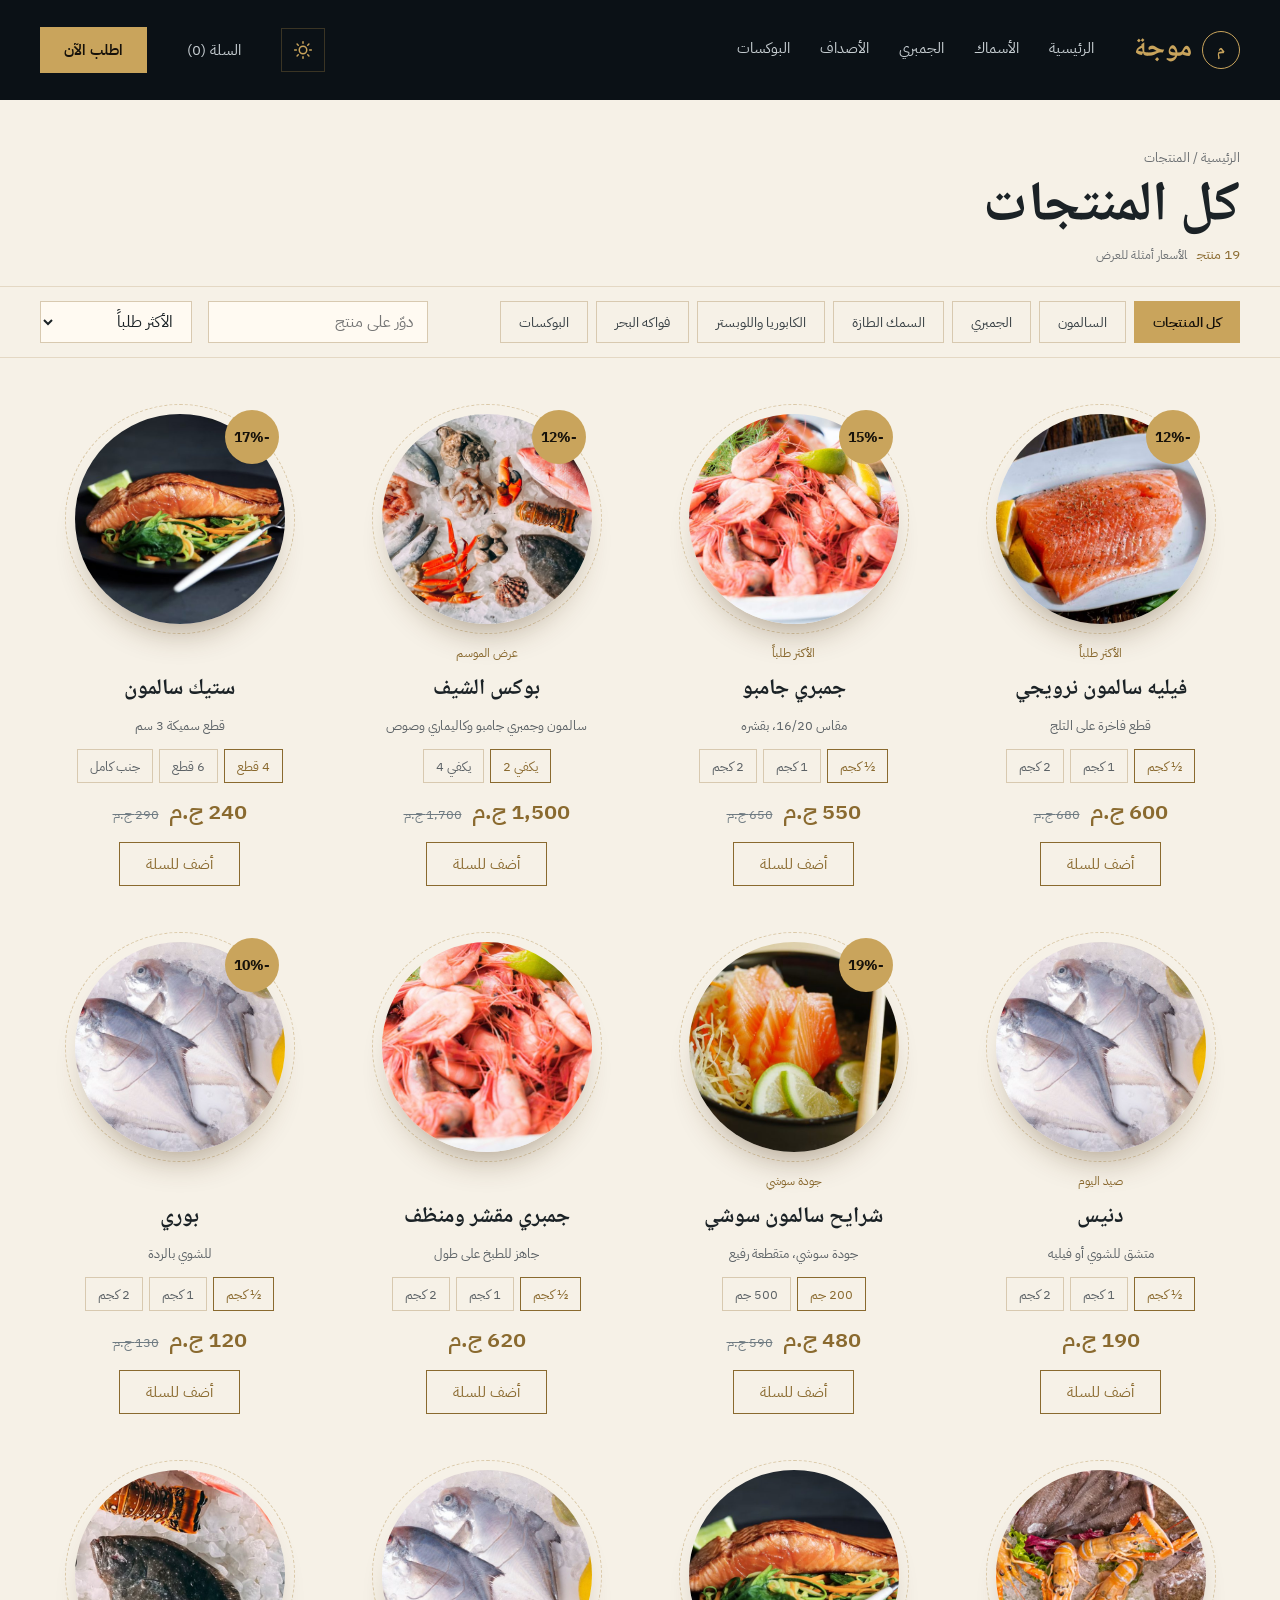
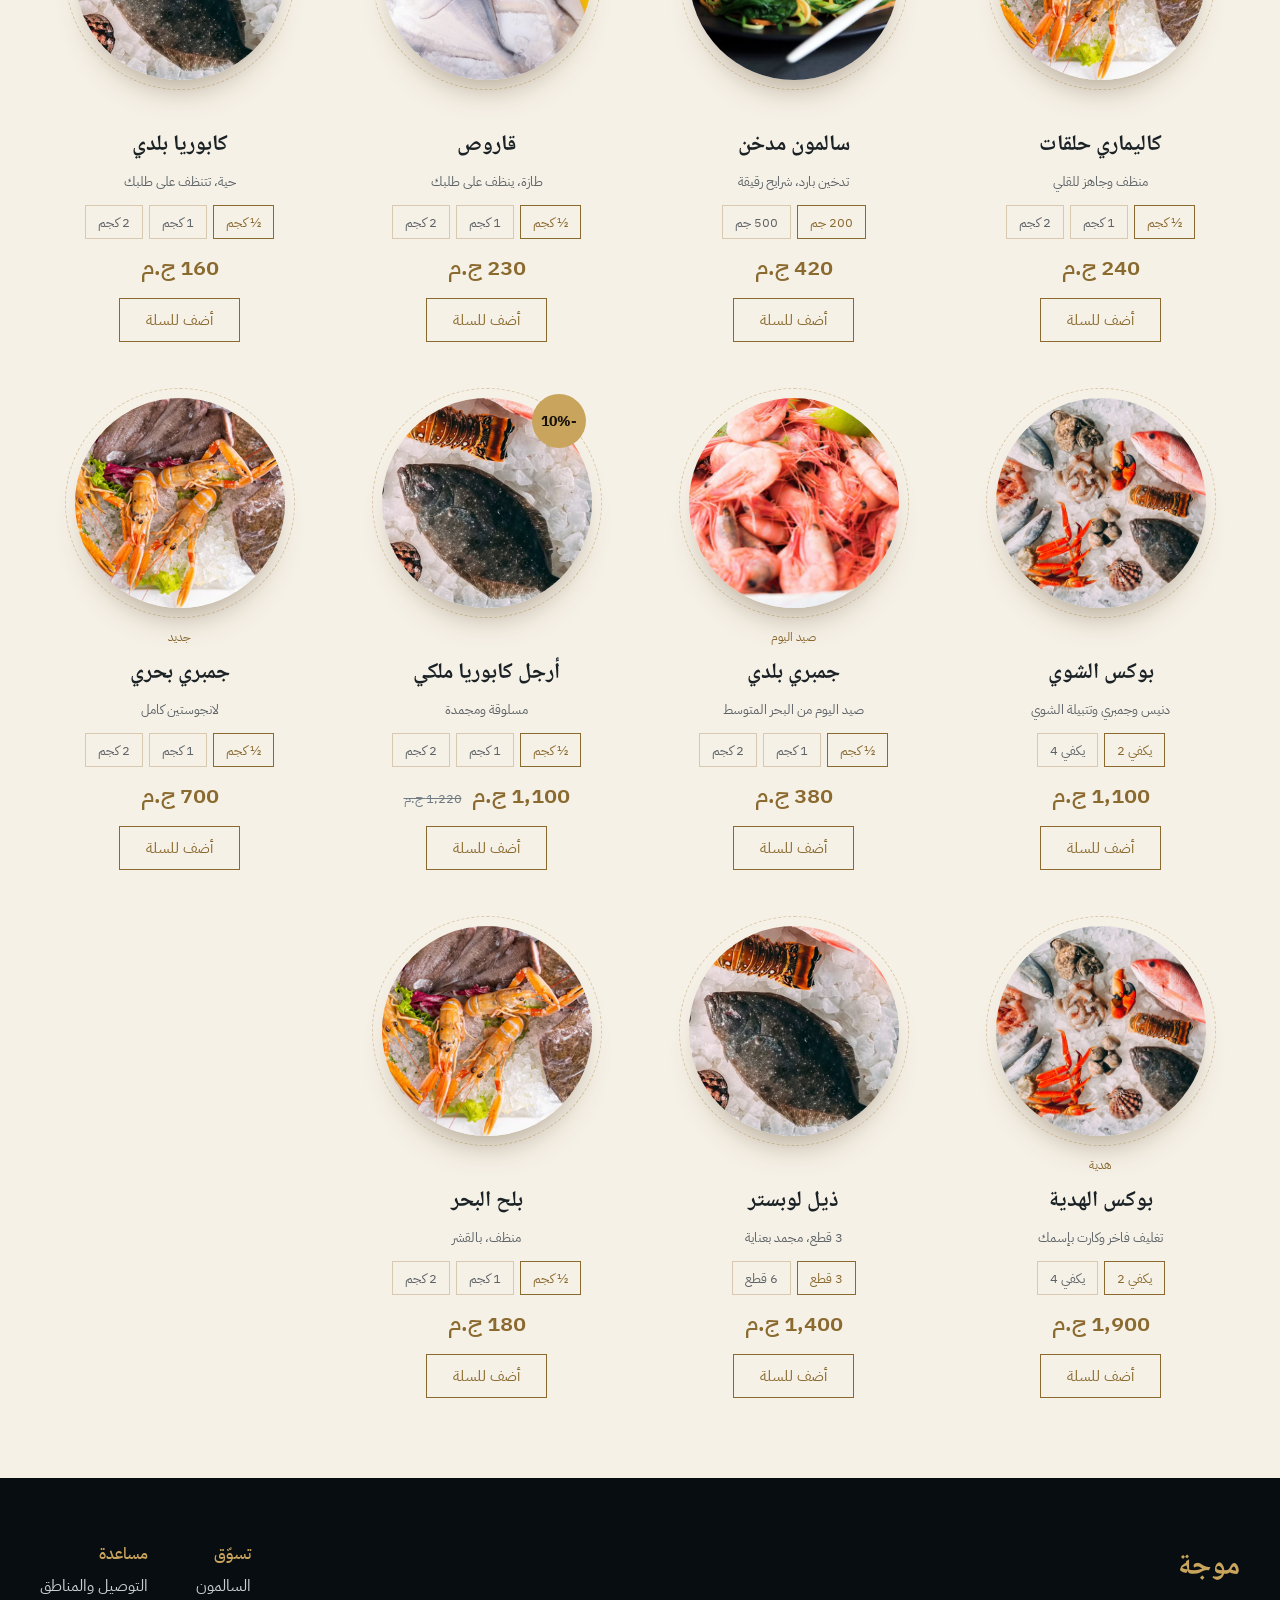
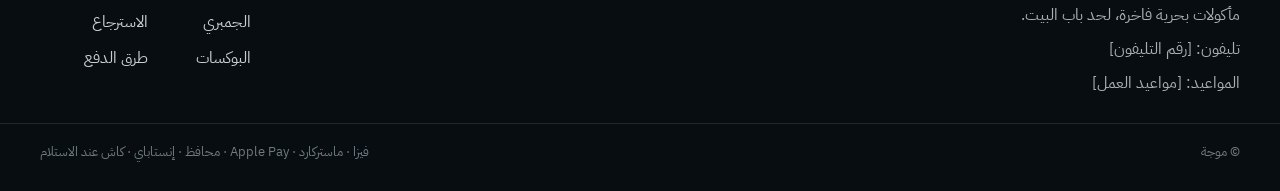
<file: products.html>
<!doctype html>
<html lang="ar" dir="rtl">
<head>
<meta charset="utf-8">
<meta name="viewport" content="width=device-width,initial-scale=1,viewport-fit=cover">
<meta name="theme-color" content="#0b1116">
<script>(function(){var t='light';try{t=localStorage.getItem('mw_theme')||'light'}catch(e){}document.documentElement.setAttribute('data-theme',t)})()</script>
<title>المنتجات | موجة</title>
<meta name="description" content="سالمون وجمبري وسمك طازة وكابوريا وفواكه بحر وبوكسات جاهزة. اختار الوزن وطريقة التنظيف.">
<link href="https://fonts.googleapis.com/css2?family=Noto+Naskh+Arabic:wght@500;700&family=IBM+Plex+Sans+Arabic:wght@300;400;500;600&display=swap" rel="stylesheet">
<link rel="stylesheet" href="styles.css?v=96829">
<link rel="stylesheet" href="products.css?v=96829">
</head>
<body class="inner" style="background:#0b1116;color:#f1ece3;font-family:'IBM Plex Sans Arabic',sans-serif">
<header class="site-header hd" style="position:relative;max-width:1320px;margin:0 auto;padding:26px 40px;display:flex;align-items:center;gap:40px;flex-wrap:wrap">
<a href="index.html" style="display:flex;align-items:center;gap:10px;font-family:'Noto Naskh Arabic',serif;font-size:28px;font-weight:700;color:#c9a45c"><span style="width:38px;height:38px;border:1px solid #c9a45c;border-radius:50%;display:grid;place-items:center;font-size:16px">م</span>موجة</a>
<button type="button" class="menu-btn" aria-label="القايمة" aria-expanded="false"><span></span><span></span><span></span></button><nav class="main-nav" style="display:flex;gap:30px;font-size:15px;flex:1;flex-wrap:wrap"><a href="index.html" style="color:#c8cfd3">الرئيسية</a><a href="products.html#fish" class="nl" style="color:#c8cfd3">الأسماك</a><a href="products.html#shrimp" class="nl" style="color:#c8cfd3">الجمبري</a><a href="products.html#shell" class="nl" style="color:#c8cfd3">الأصداف</a><a href="products.html#boxes" class="nl" style="color:#c8cfd3">البوكسات</a></nav>
<button type="button" class="theme-btn" aria-label="تغيير الوضع: فاتح أو غامق" title="فاتح / غامق"><svg class="sun" width="20" height="20" viewBox="0 0 24 24" fill="none" stroke="currentColor" stroke-width="1.8" stroke-linecap="round" aria-hidden="true"><circle cx="12" cy="12" r="4.5"/><path d="M12 2v2M12 20v2M4.9 4.9l1.4 1.4M17.7 17.7l1.4 1.4M2 12h2M20 12h2M4.9 19.1l1.4-1.4M17.7 6.3l1.4-1.4"/></svg><svg class="moon" width="20" height="20" viewBox="0 0 24 24" fill="none" stroke="currentColor" stroke-width="1.8" stroke-linecap="round" stroke-linejoin="round" aria-hidden="true"><path d="M20 14.5A8.5 8.5 0 1 1 9.5 4a7 7 0 0 0 10.5 10.5z"/></svg></button><a href="cart.html" data-cart="1" class="cartlink" style="color:#c8cfd3;font-size:15px;display:inline-block">السلة (<span class="cart-count">0</span>)</a><a href="products.html" class="btn-gold hdr-cta" style="background:#c9a45c;color:#16110a;height:46px;padding:0 24px;display:inline-flex;align-items:center;font-weight:600;font-size:15px">اطلب الآن</a>
</header>
<section class="ph"><div class="ph-crumb"><a href="index.html">الرئيسية</a> / المنتجات</div><h1 id="ptitle">كل المنتجات</h1><span class="ph-count" id="pcount"></span><span class="ph-note">الأسعار أمثلة للعرض</span></section>
<div class="tools"><div class="tools-in"><div id="chips" role="group" aria-label="الأقسام"></div><input id="q" type="search" placeholder="دوّر على منتج" aria-label="بحث"><select id="sort" aria-label="الترتيب"><option value="pop">الأكثر طلباً</option><option value="low">السعر: من الأقل</option><option value="high">السعر: من الأعلى</option></select></div></div>
<main id="grid" aria-live="polite"></main>
<footer class="site-footer" style="border-top:1px solid #1d2830;background:#080d11"><div style="max-width:1320px;margin:0 auto;padding:64px 40px 28px;display:flex;flex-wrap:wrap;gap:48px;justify-content:space-between">
<div style="flex:1 1 300px;display:flex;flex-direction:column;gap:10px"><strong style="font-family:'Noto Naskh Arabic',serif;font-size:30px;color:#c9a45c">موجة</strong><span style="color:#a8b0b5">مأكولات بحرية فاخرة، لحد باب البيت.</span><span style="color:#a8b0b5">تليفون: [رقم التليفون]</span><span style="color:#a8b0b5">المواعيد: [مواعيد العمل]</span></div>
<div style="display:flex;flex-direction:column;gap:8px"><strong style="color:#c9a45c;font-weight:500">تسوّق</strong><a href="products.html#salmon" class="nl" style="color:#c8cfd3">السالمون</a><a href="products.html#shrimp" class="nl" style="color:#c8cfd3">الجمبري</a><a href="products.html#boxes" class="nl" style="color:#c8cfd3">البوكسات</a></div>
<div style="display:flex;flex-direction:column;gap:8px"><strong style="color:#c9a45c;font-weight:500">مساعدة</strong><a href="#" class="nl" style="color:#c8cfd3">التوصيل والمناطق</a><a href="#" class="nl" style="color:#c8cfd3">الاسترجاع</a><a href="#" class="nl" style="color:#c8cfd3">طرق الدفع</a></div>
</div><div style="max-width:1320px;margin:0 auto;padding:18px 40px 30px;border-top:1px solid #1d2830;display:flex;justify-content:space-between;flex-wrap:wrap;gap:12px;font-size:13px;color:#6f7b82"><span>© موجة</span><span>فيزا · ماستركارد · Apple Pay · محافظ · إنستاباي · كاش عند الاستلام</span></div></footer>
<div class="mbar"><a href="products.html" class="mbar-wa"><svg width="20" height="20" viewBox="0 0 24 24" fill="none" stroke="currentColor" stroke-width="2" aria-hidden="true"><rect x="3" y="3" width="7" height="7"/><rect x="14" y="3" width="7" height="7"/><rect x="3" y="14" width="7" height="7"/><rect x="14" y="14" width="7" height="7"/></svg>المنتجات</a><a href="cart.html" class="mbar-cart" data-cart="m"><svg width="20" height="20" viewBox="0 0 24 24" fill="none" stroke="currentColor" stroke-width="2" aria-hidden="true"><path d="M3 4h2l2.4 11h11L21 7H6.2"/><circle cx="9" cy="20" r="1.4"/><circle cx="17" cy="20" r="1.4"/></svg>السلة <b class="cart-count">0</b></a></div>
<template id="lemon"><svg width="44" height="44" viewBox="-24 -24 48 48" aria-hidden="true"><circle r="22" fill="#f2c62f"/><circle r="17" fill="#fbe27a"/><line x1="0" y1="0" x2="15.0" y2="0.0" stroke="#fff7d1" stroke-width="2"/><line x1="0" y1="0" x2="10.6" y2="10.6" stroke="#fff7d1" stroke-width="2"/><line x1="0" y1="0" x2="0.0" y2="15.0" stroke="#fff7d1" stroke-width="2"/><line x1="0" y1="0" x2="-10.6" y2="10.6" stroke="#fff7d1" stroke-width="2"/><line x1="0" y1="0" x2="-15.0" y2="0.0" stroke="#fff7d1" stroke-width="2"/><line x1="0" y1="0" x2="-10.6" y2="-10.6" stroke="#fff7d1" stroke-width="2"/><line x1="0" y1="0" x2="-0.0" y2="-15.0" stroke="#fff7d1" stroke-width="2"/><line x1="0" y1="0" x2="10.6" y2="-10.6" stroke="#fff7d1" stroke-width="2"/></svg></template>
<script src="main.js?v=96829"></script>
<script src="products.js?v=96829"></script>
</body>
</html>
</file>
<file: styles.css>
body{margin:0}
*{box-sizing:border-box}
a{text-decoration:none;color:inherit}a:hover{opacity:.8}
button{font-family:inherit;cursor:pointer}


@keyframes up{from{opacity:0;transform:translateY(36px)}to{opacity:1;transform:none}}
@keyframes zin{from{opacity:0;transform:scale(1.08) translateX(-30px)}to{opacity:1;transform:none}}
@keyframes drift{0%,100%{transform:translateY(0) rotate(0)}50%{transform:translateY(-14px) rotate(.8deg)}}
@keyframes kb{0%,100%{transform:scale(1)}50%{transform:scale(1.06)}}
@keyframes sh{to{background-position:-200% 0}}
.hd{animation:up .9s cubic-bezier(.16,1,.3,1) both}
.hin>*{animation:up 1s cubic-bezier(.16,1,.3,1) both}.hin>*:nth-child(1){animation-delay:.2s}.hin>*:nth-child(2){animation-delay:.32s}.hin>*:nth-child(3){animation-delay:.44s}.hin>*:nth-child(4){animation-delay:.56s}
.float{animation:zin 1.8s cubic-bezier(.16,1,.3,1) both}.float>img{animation:kb 14s ease-in-out 1.8s infinite}
.shine{background:linear-gradient(90deg,#c9a45c,#f6e2b0,#c9a45c) 0 0/200% 100%;-webkit-background-clip:text;background-clip:text;color:transparent!important;animation:sh 5s linear infinite}
.rv{animation:up linear both;animation-timeline:view();animation-range:entry 0% cover 30%}
.g4>.rv:nth-child(2){animation-range:entry 8% cover 36%}.g4>.rv:nth-child(3){animation-range:entry 16% cover 42%}.g4>.rv:nth-child(4){animation-range:entry 24% cover 48%}
.card,.tile{transition:transform .5s cubic-bezier(.16,1,.3,1),border-color .4s,box-shadow .5s}.card:hover{transform:translateY(-8px);box-shadow:0 24px 40px -24px #000}.card:hover,.tile:hover{border-color:#c9a45c!important}
.ph{transition:transform 1.2s cubic-bezier(.16,1,.3,1)}.card:hover .ph,.tile:hover .ph{transform:scale(1.08)}
.btn-gold{position:relative;overflow:hidden;transition:transform .3s,box-shadow .3s}.btn-gold::after{content:"";position:absolute;inset:0;background:linear-gradient(110deg,transparent 30%,rgba(255,255,255,.55) 50%,transparent 70%);transform:translateX(120%)}
.btn-gold:hover{transform:translateY(-2px);box-shadow:0 14px 30px -12px rgba(201,164,92,.7);opacity:1}.btn-gold:hover::after{transform:translateX(-120%);transition:transform .8s}.btn-gold:active,.btn-line:active,.btn-ghost:active{transform:scale(.97)}
.btn-line,.btn-ghost{background:linear-gradient(#c9a45c,#c9a45c) no-repeat right/0 100%;transition:background-size .45s cubic-bezier(.16,1,.3,1),color .3s,transform .2s}.btn-line:hover,.btn-ghost:hover{background-size:100% 100%;color:#16110a!important;opacity:1}
.nl{background:linear-gradient(#c9a45c,#c9a45c) no-repeat right bottom/0 1px;padding-bottom:4px;transition:background-size .35s,color .3s}.nl:hover{background-size:100% 1px;color:#c9a45c!important;opacity:1}
@media(prefers-reduced-motion:reduce){*,*::before,*::after{animation:none!important;transition:none!important}}


@keyframes drop{0%{transform:translateY(-320px) rotate(-120deg) scale(.9);opacity:0}55%{opacity:1}72%{transform:translateY(14px) rotate(6deg) scale(1.02)}86%{transform:translateY(-6px) rotate(-2deg)}100%{transform:none;opacity:1}}
@keyframes shd{0%{transform:scale(.2);opacity:0}72%{transform:scale(1.1);opacity:1}100%{transform:scale(1);opacity:1}}
@keyframes strike{to{transform:scaleX(1)}}@keyframes spin{to{transform:rotate(360deg)}}
@keyframes fx{from{transform:translateX(var(--sx))}to{transform:translateX(var(--ex))}}@keyframes fy{0%{transform:translateY(var(--sy)) scale(1)}40%{transform:translateY(calc(var(--sy) - 170px)) scale(1.2)}100%{transform:translateY(var(--ey)) scale(.4)}}
@keyframes bumpA{40%{transform:scale(1.3)}}@keyframes bumpB{40%{transform:scale(1.3)}}
.plates .drop,.plates .shadow,.plates .txt{opacity:0}.plates.go .drop{animation:drop 1.1s cubic-bezier(.2,.8,.3,1) both;animation-delay:var(--d)}.plates.go .shadow{animation:shd 1.1s cubic-bezier(.2,.8,.3,1) both;animation-delay:var(--d)}.plates.go .txt{animation:up .6s cubic-bezier(.16,1,.3,1) both;animation-delay:calc(var(--d) + .8s)}
.old::after{content:"";position:absolute;left:0;right:0;top:52%;height:1.5px;background:#c9a45c;transform:scaleX(0);transform-origin:right}.plates.go .old::after{animation:strike .5s ease-out forwards;animation-delay:calc(var(--d) + 2.1s)}
.ring{animation:spin 40s linear infinite;opacity:.5;transition:opacity .4s,inset .5s}.pl:hover .ring{opacity:1;inset:-18px;animation-duration:8s}.zz{transition:transform .8s cubic-bezier(.16,1,.3,1)}.pl:hover .zz{transform:rotate(-8deg) scale(1.05)}
.add{transition:color .3s,letter-spacing .3s}.add:hover{color:#f6e2b0!important;letter-spacing:.5px}
.fx{position:fixed;left:-22px;top:-22px;z-index:50;pointer-events:none;animation:fx .9s linear forwards}.fy{animation:fy .9s cubic-bezier(.3,0,.5,1) forwards}.spin{animation:spin .5s linear infinite}

/* ---------- موبايل ---------- */
.menu-btn,.mbar{display:none}
html,body{overflow-x:clip}
@media (max-width:760px){
  body{padding-bottom:calc(76px + env(safe-area-inset-bottom))}
  .site-header{padding:14px 18px!important;gap:12px!important;flex-wrap:nowrap!important;justify-content:space-between;position:sticky!important;top:0;z-index:30;background:#0b1116;width:100%;max-width:none!important;margin:0!important}
  .site-header{animation:fo .8s ease both!important}
  @keyframes fo{from{opacity:0}to{opacity:1}}
  .site-header>a:first-child{font-size:22px!important}
  .site-header>a:first-child span{width:32px!important;height:32px!important;font-size:14px!important}
  .hdr-cta,.site-header .cartlink{display:none!important}
  .menu-btn{display:grid;gap:5px;width:44px;height:44px;place-content:center;background:transparent;border:1px solid #3a3424;cursor:pointer;z-index:45;position:relative}
  .menu-btn span{display:block;width:20px;height:1.5px;background:#c9a45c;transition:transform .35s,opacity .25s}
  body.menu-open .menu-btn span:nth-child(1){transform:translateY(6.5px) rotate(45deg)}
  body.menu-open .menu-btn span:nth-child(2){opacity:0}
  body.menu-open .menu-btn span:nth-child(3){transform:translateY(-6.5px) rotate(-45deg)}
  .main-nav{position:fixed!important;inset:0;z-index:40;background:rgba(8,13,17,.97);flex-direction:column!important;justify-content:center;align-items:center;gap:28px!important;font-size:24px!important;font-family:'Noto Naskh Arabic',serif;flex-wrap:nowrap!important;display:none!important}
  body.menu-open{overflow:hidden}
  body.menu-open .main-nav{display:flex!important;animation:navin .45s cubic-bezier(.16,1,.3,1) both}
  @keyframes navin{from{opacity:0;transform:translateX(40px)}to{opacity:1;transform:none}}
  body.menu-open .main-nav a{animation:navin .5s cubic-bezier(.16,1,.3,1) both}
  body.menu-open .main-nav a:nth-child(2){animation-delay:.05s}body.menu-open .main-nav a:nth-child(3){animation-delay:.1s}body.menu-open .main-nav a:nth-child(4){animation-delay:.15s}body.menu-open .main-nav a:nth-child(5){animation-delay:.2s}body.menu-open .main-nav a:nth-child(6){animation-delay:.25s}

  .hero{min-height:0!important;display:flex;flex-direction:column;overflow:visible!important}
  .hero .site-header{order:1}
  .hero .float{order:2;position:relative!important;width:100%!important;height:34vh;min-height:220px;max-height:320px;inset:auto!important}
  .hero .float::after{content:"";position:absolute;inset:0;background:linear-gradient(0deg,#0b1116 2%,rgba(11,17,22,0) 55%)}
  .hero-shade{display:none}
  .hero-body{order:3;padding:0 18px 32px!important;margin-top:-36px!important;z-index:2}
  .hin{gap:14px!important;max-width:100%!important}
  .hin>span:first-child{font-size:12px!important}
  .hin>span:first-child i{width:28px!important}
  .hero h1{font-size:clamp(30px,9vw,36px)!important;line-height:1.25!important}
  .hero p{font-size:15px!important;line-height:1.7!important}
  .hin>div:last-child{gap:10px!important}
  .hin>div:last-child{flex-wrap:nowrap!important}
  .hin>div:last-child a{flex:1 1 0;justify-content:center;height:48px!important;padding:0 10px!important;font-size:15px!important;white-space:nowrap}

  .stats>div{display:grid!important;grid-template-columns:1fr 1fr}
  .stats .rv{padding:16px!important;border:0!important;border-bottom:1px solid #1d2830!important;gap:10px!important;flex-direction:column;align-items:flex-start!important}
  .stats .rv strong{font-size:20px!important}
  .stats .rv span{font-size:13px!important}

  section h2{font-size:26px!important;line-height:1.3!important}
  .bs{padding:44px 16px 32px!important}
  .bs>.rv a{display:none!important}
  .bs>.rv{margin-bottom:36px!important}
  .plates{display:grid!important;grid-template-columns:1fr 1fr;gap:28px 10px!important;padding:0!important}
  .pl{width:auto!important;margin-top:0!important;gap:8px!important}
  .pl:nth-child(even){margin-top:44px!important}
  .pl>div:first-child{width:min(132px,36vw)!important;height:min(132px,36vw)!important}
  .pl .drop>span{width:44px!important;height:44px!important;font-size:12px!important;right:0!important}
  .pl .ring{inset:-8px!important}
  .pl strong.txt{font-size:16px!important;margin-top:4px!important;line-height:1.4}
  .pl span.txt{font-size:12px!important;text-align:center}
  .pl div.txt{flex-direction:column;align-items:center!important;gap:0!important}
  .pl div.txt strong{font-size:16px!important;min-width:0!important;text-align:center!important}
  .pl .add{font-size:14px!important;padding:10px 4px 3px!important}
  @keyframes drop{0%{transform:translateY(-200px) rotate(-120deg) scale(.9);opacity:0}55%{opacity:1}72%{transform:translateY(10px) rotate(6deg)}86%{transform:translateY(-4px) rotate(-2deg)}100%{transform:none;opacity:1}}

  .cats{padding:48px 0!important}
  .cats h2{padding:0 18px;margin-bottom:20px!important}
  .cat-grid{display:flex!important;overflow-x:auto;scroll-snap-type:x mandatory;padding:0 18px 10px;gap:12px!important;scrollbar-width:none}
  .cat-grid::-webkit-scrollbar{display:none}
  .cat-grid>a{flex:0 0 58%;scroll-snap-align:start;height:190px!important;animation:none!important;padding:14px!important}
  .cat-grid strong{font-size:18px!important}

  .why>div{padding:48px 18px!important;grid-template-columns:1fr 1fr!important;gap:28px 16px!important}
  .why strong{font-size:18px!important}
  .why span{font-size:14px!important}

  .bundle{padding:48px 18px!important;gap:24px!important}
  .bundle>div{flex-basis:100%!important}
  .bundle>div:first-child{height:200px!important}
  .bundle p{font-size:15px!important}
  .bundle a.btn-gold{align-self:stretch!important;justify-content:center}

  .site-footer>div:first-child{padding:40px 18px 24px!important;gap:28px!important}
  .site-footer>div:last-child{padding:16px 18px 24px!important}

  .mbar{display:flex;gap:10px;position:fixed;left:0;right:0;bottom:0;z-index:35;padding:10px 14px calc(10px + env(safe-area-inset-bottom));background:rgba(8,13,17,.94);backdrop-filter:blur(12px);-webkit-backdrop-filter:blur(12px);border-top:1px solid #1d2830}
  .mbar a{flex:1;height:50px;display:flex;align-items:center;justify-content:center;gap:8px;font-size:15px;font-weight:600}
  .mbar-wa{border:1px solid #3a3424;color:#f1ece3}
  .mbar-cart{background:#c9a45c;color:#16110a}
  .mbar-cart b{background:#16110a;color:#c9a45c;border-radius:999px;min-width:22px;height:22px;display:inline-grid;place-items:center;font-size:12px;padding:0 6px}
}

/* ---------- الأقسام: شرائح ---------- */
.acc{display:flex;gap:12px;height:460px}
.acc-item{position:relative;overflow:hidden;flex:1 1 0;min-width:0;color:#f1ece3;border:1px solid #1d2830;transition:flex .7s cubic-bezier(.16,1,.3,1),border-color .4s}
.acc-item.on{flex:5 1 0;border-color:#c9a45c}
.acc-item img{position:absolute;inset:0;width:100%;height:100%;object-fit:cover;transform:scale(1.15);filter:grayscale(.6) brightness(.6);transition:transform 1s cubic-bezier(.16,1,.3,1),filter .6s}
.acc-item.on img{transform:none;filter:none}
.acc-shade{position:absolute;inset:0;background:linear-gradient(0deg,rgba(8,13,17,.95) 0,rgba(8,13,17,.25) 60%)}
.acc-num{position:absolute;top:24px;left:50%;transform:translateX(-50%);color:#c9a45c;font-size:13px}
.acc-v{position:absolute;bottom:30px;left:50%;transform:translateX(-50%);writing-mode:vertical-rl;font-family:'Noto Naskh Arabic',serif;font-size:24px;white-space:nowrap;transition:opacity .3s}
.acc-item.on .acc-v{opacity:0}
.acc-info{position:absolute;right:32px;left:32px;bottom:30px;display:flex;justify-content:space-between;align-items:flex-end;gap:20px;opacity:0;transform:translateY(14px);transition:opacity .3s,transform .3s;pointer-events:none}
.acc-item.on .acc-info{opacity:1;transform:none;transition:opacity .6s .25s,transform .6s cubic-bezier(.16,1,.3,1) .25s}
.acc-info strong{display:block;font-family:'Noto Naskh Arabic',serif;font-size:40px;line-height:1.3}
.acc-info small{color:#c3cace;font-size:15px}
.acc-info em{font-style:normal;border:1px solid #c9a45c;color:#c9a45c;padding:12px 22px;white-space:nowrap}
@media (max-width:760px){
  .cats{padding:48px 18px!important}
  .cats h2{padding:0!important}
  .acc{flex-direction:column;height:auto;gap:8px}
  .acc-item{flex:none!important;height:64px;transition:height .6s cubic-bezier(.16,1,.3,1),border-color .4s;animation:none!important}
  .acc-item.on{height:250px}
  .acc-num{top:50%;left:auto;right:16px;transform:translateY(-50%)}
  .acc-item.on .acc-num{top:18px;transform:none}
  .acc-v{writing-mode:horizontal-tb;bottom:auto;top:50%;left:auto;right:48px;transform:translateY(-50%);font-size:20px}
  .acc-info{right:18px;left:18px;bottom:18px;flex-direction:column;align-items:flex-start;gap:12px}
  .acc-info strong{font-size:28px}
  .acc-info small{font-size:13px}
  .acc-info em{padding:9px 16px;font-size:14px}
}

/* ---------- أول الصفحة بحجم الشاشة (كمبيوتر) ---------- */
@media (min-width:761px){
  .hero{min-height:100vh!important;display:flex;flex-direction:column}
  .hero .float{width:100%!important}
  .hero-shade{background:linear-gradient(270deg,rgba(11,17,22,.96) 0,rgba(11,17,22,.82) 32%,rgba(11,17,22,.25) 62%,rgba(11,17,22,.1) 100%)!important}
  .hero-shade::after{content:"";position:absolute;inset:auto 0 0 0;height:180px;background:linear-gradient(0deg,rgba(11,17,22,.7),rgba(11,17,22,0))}
  .hero-body{flex:1;align-items:center;width:100%}
  .hero .site-header{width:100%}
}

/* ---------- الأقسام اللي تحت أول الصفحة: لون فاتح ---------- */
html[data-theme=light] .lt{--lt-bg:#f6f1e7;--lt-card:#fffaf2;--lt-line:#e4d8c4;--lt-ink:#1b2226;--lt-mute:#5c6266;--lt-gold:#8a6a2f;background:var(--lt-bg)!important;color:var(--lt-ink)}
html[data-theme=light] section.lt{border-color:var(--lt-line)!important}
html[data-theme=light] .stats.lt,html[data-theme=light] .why.lt{background:#efe7d8!important}
html[data-theme=light] .lt [style*="color:#f1ece3"]{color:var(--lt-ink)!important}
html[data-theme=light] .lt [style*="color:#a8b0b5"],html[data-theme=light] .lt [style*="color:#c3cace"],html[data-theme=light] .lt [style*="color:#8a949a"],html[data-theme=light] .lt [style*="color:#c8cfd3"]{color:var(--lt-mute)!important}
html[data-theme=light] .lt [style*="color:#6f7b82"]{color:#6b6f72!important}
html[data-theme=light] .lt [style*="color:#c9a45c"]{color:var(--lt-gold)!important}
html[data-theme=light] .lt [style*="border:1px solid #1d2830"],html[data-theme=light] .lt [style*="border:1px solid #3a3424"],html[data-theme=light] .lt [style*="border-inline-start:1px solid #1d2830"]{border-color:var(--lt-line)!important}
html[data-theme=light] .lt [style*="background:#0f171d"],html[data-theme=light] .lt [style*="background:#0d151a"]{background:var(--lt-card)!important}
html[data-theme=light] .lt .btn-gold[style*="color:#16110a"],html[data-theme=light] .lt [style*="background:#c9a45c"][style*="color:#16110a"]{color:#16110a!important}
html[data-theme=light] .lt .btn-ghost{color:var(--lt-ink)!important;border-color:#cdbb9c!important}
html[data-theme=light] .lt .btn-ghost:hover{color:#16110a!important}
html[data-theme=light] .lt .stats .rv,html[data-theme=light] .stats.lt .rv{border-color:var(--lt-line)!important}
html[data-theme=light] .lt svg[stroke="#c9a45c"]{stroke:var(--lt-gold)}
/* الأطباق على الفاتح */
html[data-theme=light] .lt .pl img{box-shadow:0 26px 40px -20px rgba(70,45,10,.45)!important}
html[data-theme=light] .lt .pl .shadow{background:rgba(70,45,10,.28)!important}
html[data-theme=light] .lt .pl .ring{border-color:#b8975a!important}
html[data-theme=light] .lt .pl > div:first-child > span:nth-child(2){background:radial-gradient(circle,rgba(201,164,92,.28),rgba(201,164,92,0) 65%)!important}
html[data-theme=light] .lt .old::after{background:var(--lt-gold)}
html[data-theme=light] .lt .add{color:var(--lt-gold)!important;border-color:var(--lt-gold)!important}
/* الشرائح بتفضل غامقة لأنها صور */
html[data-theme=light] .lt .acc-item{border-color:var(--lt-line)}
html[data-theme=light] .lt .acc-item.on{border-color:var(--lt-gold)}
/* الفاصل بين الفاتح والفوتر */
html[data-theme=light] .site-footer{border-top:0!important}
/* الأقسام اللي عرضها محدود: الخلفية الفاتحة تكمّل لحد حرف الشاشة */
html[data-theme=light] .bs.lt,html[data-theme=light] .cats.lt,html[data-theme=light] .bundle.lt{box-shadow:0 0 0 100vmax var(--lt-bg);clip-path:inset(0 -100vmax)}


/* ---------- الوضع الفاتح: صفحة المنتجات والسلة ---------- */
html[data-theme=light] body.inner{background:#f6f1e7!important;color:#1b2226!important}
html[data-theme=light] body.inner .site-header{background:#0b1116;box-shadow:0 0 0 100vmax #0b1116;clip-path:inset(0 -100vmax)}
html[data-theme=light] .ph-crumb,html[data-theme=light] .ph-crumb a,html[data-theme=light] .ph-note{color:#6b6f72}
html[data-theme=light] .ph-count{color:#8a6a2f}
html[data-theme=light] .tools{background:rgba(246,241,231,.97);border-color:#e4d8c4}
html[data-theme=light] .chip{border-color:#d8c9b0;color:#3a4246}
html[data-theme=light] .chip.on{background:#c9a45c;border-color:#c9a45c;color:#16110a}
html[data-theme=light] .tools input,html[data-theme=light] .tools select,html[data-theme=light] .fld input,html[data-theme=light] .fld select,html[data-theme=light] .fld textarea{background:#fffaf2;border-color:#d8c9b0;color:#1b2226}
html[data-theme=light] .pc h3,html[data-theme=light] .empty strong,html[data-theme=light] .ci-txt strong,html[data-theme=light] .box h2,html[data-theme=light] .sum .tot,html[data-theme=light] .empty-box strong,html[data-theme=light] .done h2{color:#1b2226}
html[data-theme=light] .pc p,html[data-theme=light] .ci-txt small,html[data-theme=light] .sum div,html[data-theme=light] .note,html[data-theme=light] .hint,html[data-theme=light] .fld>span,html[data-theme=light] .empty-box p,html[data-theme=light] .done p{color:#5c6266}
html[data-theme=light] .pc-tag,html[data-theme=light] .pc-price strong,html[data-theme=light] .ci-tot,html[data-theme=light] .sum .tot b,html[data-theme=light] #s-free,html[data-theme=light] .done-code,html[data-theme=light] .qty button{color:#8a6a2f}
html[data-theme=light] .pc-ring{border-color:#b8975a}
html[data-theme=light] .pc-plate img,html[data-theme=light] .ci img{box-shadow:0 22px 34px -18px rgba(70,45,10,.45)}
html[data-theme=light] .pc-w button{border-color:#d8c9b0;color:#5c6266}
html[data-theme=light] .pc-w button.on{border-color:#8a6a2f;color:#8a6a2f}
html[data-theme=light] .pc-add{border-color:#8a6a2f;color:#8a6a2f}
html[data-theme=light] .pc-add:hover,html[data-theme=light] .pc-add.ok{color:#16110a}
html[data-theme=light] .box{background:#fffaf2;border-color:#e4d8c4}
html[data-theme=light] #items,html[data-theme=light] .ci{border-color:#e4d8c4}
html[data-theme=light] .qty{border-color:#d8c9b0}
html[data-theme=light] .sum .tot{border-color:#d8c9b0}
html[data-theme=light] .pill span{border-color:#d8c9b0;color:#3a4246}
html[data-theme=light] .pill input:checked+span{color:#16110a}
html[data-theme=light] .lbtn{color:#1b2226;border-color:#cdbb9c}
html[data-theme=light] .cart-items>a{color:#8a6a2f!important}

/* ---------- زرار تغيير الوضع ---------- */
.theme-btn{width:44px;height:44px;flex:none;display:grid;place-items:center;background:transparent;border:1px solid #3a3424;color:#c9a45c;cursor:pointer;position:relative;overflow:hidden;transition:border-color .3s}
.theme-btn:hover{border-color:#c9a45c}
.theme-btn svg{position:absolute;transition:transform .5s cubic-bezier(.34,1.4,.64,1),opacity .3s}
html[data-theme=light] .theme-btn .moon,html:not([data-theme=light]) .theme-btn .sun{transform:translateY(30px) rotate(90deg);opacity:0}
.theme-anim,.theme-anim *{transition:background-color .45s ease,color .45s ease,border-color .45s ease!important}
::view-transition-old(root),::view-transition-new(root){animation:none;mix-blend-mode:normal}
@media (max-width:760px){.theme-btn{margin-inline-start:auto}}
</file>
<file: admin/admin.css>
*{box-sizing:border-box}
[hidden]{display:none!important}
:root{--bg:#0b1116;--card:#0f171d;--line:#1d2830;--ink:#f1ece3;--mute:#8a949a;--gold:#c9a45c}
body{margin:0;background:var(--bg);color:var(--ink);font:15px/1.6 'IBM Plex Sans Arabic',Tahoma,sans-serif}
body.lock{overflow:hidden}
button,input,select,textarea{font:inherit}
button{cursor:pointer}
:focus-visible{outline:2px solid var(--gold);outline-offset:2px}
.gold{background:var(--gold);color:#16110a;border:0;height:46px;padding:0 22px;font-weight:600}
.ghost{background:transparent;color:var(--ink);border:1px solid #2c363c;height:40px;padding:0 14px}
.danger{background:transparent;color:#e8705a;border:1px solid #5a2a22;height:46px;padding:0 18px}
.logo{display:flex;align-items:center;gap:10px;font-family:'Noto Naskh Arabic',serif;font-size:24px;font-weight:700;color:var(--gold)}
.logo span{width:34px;height:34px;border:1px solid var(--gold);border-radius:50%;display:grid;place-items:center;font-size:15px}
.logo small{font-family:'IBM Plex Sans Arabic';font-size:13px;color:var(--mute);font-weight:400}
/* الدخول */
.login{min-height:100vh;display:grid;place-items:center;padding:20px;background:radial-gradient(ellipse at 50% 30%,#1a2228,var(--bg) 70%)}
.lbox{width:min(380px,100%);background:var(--card);border:1px solid var(--line);padding:36px 28px;display:flex;flex-direction:column;gap:14px}
.lbox .logo{justify-content:center;font-size:32px}.lbox .sub{text-align:center;color:var(--mute);margin:-8px 0 8px}
.lbox label{display:flex;flex-direction:column;gap:6px;font-size:14px;color:#c8cfd3}
input,select,textarea{background:var(--bg);border:1px solid #26292b;color:var(--ink);min-height:44px;padding:0 12px;font-size:16px}
input:focus,select:focus,textarea:focus{outline:0;border-color:var(--gold)}
.lerr{color:#e8705a;min-height:1.2em;margin:0;text-align:center;font-size:14px}
/* الشريط اللي فوق */
.top{display:flex;align-items:center;gap:14px;padding:14px 28px;border-bottom:1px solid var(--line);position:sticky;top:0;background:rgba(11,17,22,.97);z-index:10;flex-wrap:wrap}
.top .logo{margin-inline-end:auto}
.live{display:flex;align-items:center;gap:8px;color:var(--mute);font-size:13px}
.live i{width:8px;height:8px;border-radius:50%;background:#3fbf7f;box-shadow:0 0 0 0 rgba(63,191,127,.6);animation:pulse 2s infinite}
@keyframes pulse{to{box-shadow:0 0 0 10px rgba(63,191,127,0)}}
.stats{display:grid;grid-template-columns:repeat(4,minmax(0,1fr));gap:14px;padding:22px 28px 6px}
.stat{background:var(--card);border:1px solid var(--line);padding:18px 20px;display:flex;flex-direction:column;gap:4px}
.stat span{color:var(--mute);font-size:13px}.stat b{font-size:28px;font-weight:600;white-space:nowrap}
.stat.hot{border-color:#5d4c2c}.stat.hot b{color:var(--gold)}
.bar{display:flex;justify-content:space-between;align-items:center;gap:14px;padding:18px 28px;flex-wrap:wrap}
.tabs{display:flex;gap:6px;overflow-x:auto;scrollbar-width:none;max-width:100%}.tabs::-webkit-scrollbar{display:none}
.tab{flex:none;height:40px;padding:0 14px;background:transparent;color:#c8cfd3;border:1px solid #26292b;display:flex;align-items:center;gap:8px}
.tab i{font-style:normal;font-size:12px;background:#1d2830;border-radius:999px;padding:1px 8px;color:var(--mute)}
.tab.on{background:var(--gold);color:#16110a;border-color:var(--gold);font-weight:600}.tab.on i{background:#16110a;color:var(--gold)}
.filters{display:flex;gap:10px}.filters input{width:280px}
main{padding:0 28px 60px}
.tbl{width:100%;border-collapse:collapse;background:var(--card);border:1px solid var(--line)}
.tbl th{text-align:right;font-weight:500;color:var(--mute);font-size:13px;padding:12px 14px;border-bottom:1px solid var(--line)}
.tbl td{padding:14px;border-bottom:1px solid var(--line);vertical-align:top}
.tbl td small{display:block;color:var(--mute);font-size:12px}
.tbl tbody tr{cursor:pointer;transition:background .2s}.tbl tbody tr:hover{background:#131d24}
.tbl tr.is-new td:first-child{box-shadow:inset -3px 0 0 var(--gold)}
.tbl tr.flash{animation:flash 2.4s ease}@keyframes flash{0%,40%{background:rgba(201,164,92,.18)}100%{background:transparent}}
.code{color:var(--gold);direction:ltr;display:inline-block}
.num{white-space:nowrap;font-variant-numeric:tabular-nums}
.badge{display:inline-block;padding:3px 10px;font-size:12px;font-weight:600;border:1px solid;white-space:nowrap}
.b-new{color:#16110a;background:var(--gold);border-color:var(--gold)}
.b-confirmed{color:#8fc3ff;border-color:#2b4a6b}.b-preparing{color:#f0b46a;border-color:#6b4a22}
.b-out{color:#6fe0d0;border-color:#1f5a53}.b-delivered{color:#7fd69a;border-color:#245a35}.b-cancelled{color:#e8705a;border-color:#5a2a22}
.empty{text-align:center;padding:60px 20px;color:var(--mute);display:flex;flex-direction:column;gap:6px}.empty b{font-family:'Noto Naskh Arabic',serif;font-size:24px;color:var(--ink)}
/* تفاصيل الطلب */
.scrim{position:fixed;inset:0;background:rgba(0,0,0,.55);z-index:20}
.drawer{position:fixed;top:0;bottom:0;left:0;width:min(520px,100%);background:#0d151a;border-right:1px solid var(--line);z-index:21;overflow-y:auto;padding:24px;transform:translateX(-105%);transition:transform .45s cubic-bezier(.16,1,.3,1)}
.drawer.on{transform:none}
.dh{display:flex;justify-content:space-between;align-items:flex-start}.dh small{color:var(--mute)}.dh h2{margin:0 0 6px;font-size:30px;color:var(--gold);direction:ltr;text-align:right}
.x{width:44px;height:44px;background:transparent;border:1px solid #2c363c;color:var(--ink);font-size:24px}
.actions{display:flex;gap:10px;flex-wrap:wrap;margin:20px 0}
.actions .gold{flex:1;min-width:160px}
.steps{display:flex;margin:10px 0 18px;position:relative}
.step{flex:1;display:flex;flex-direction:column;align-items:center;gap:4px;text-align:center;position:relative}
.step:not(:last-child)::after{content:"";position:absolute;top:8px;left:-50%;width:100%;height:2px;background:#26292b;z-index:0}
.step.done:not(:last-child)::after{background:var(--gold)}
.step i{width:18px;height:18px;border-radius:50%;border:2px solid #3a3d3f;background:#0d151a;z-index:1}
.step.done i{background:var(--gold);border-color:var(--gold)}.step.cur i{box-shadow:0 0 0 5px rgba(201,164,92,.25)}
.step b{font-size:12px;font-weight:500;color:var(--mute)}.step.done b{color:var(--ink)}.step small{font-size:11px;color:var(--mute);min-height:1em}
.cancel-note{color:#e8705a;text-align:center}
.sec{border-top:1px solid var(--line);padding:16px 0}.sec h3{margin:0 0 8px;font-size:13px;color:var(--mute);font-weight:500}.sec p{margin:2px 0}
.call{color:var(--gold);font-size:18px;font-weight:600}
.it{width:100%;border-collapse:collapse}.it td{padding:8px 0;border-bottom:1px dashed #1d2830}.it td small{display:block;color:var(--mute);font-size:12px}.it td:last-child{text-align:left}
.it .sumr td{color:var(--mute);border:0;padding:4px 0}.it .tot td{font-size:18px;font-weight:600;color:var(--gold);border:0;border-top:1px solid #26292b;padding-top:10px}
.cnote{background:#131d24;padding:10px 12px;border-inline-start:3px solid var(--gold)}
textarea{width:100%;min-height:80px;padding:10px 12px;resize:vertical;margin-bottom:8px}
.meta{color:var(--mute);font-size:12px;text-align:center;margin-top:10px}
.toast{position:fixed;bottom:24px;left:50%;transform:translate(-50%,120px);background:var(--gold);color:#16110a;padding:12px 22px;font-weight:600;z-index:30;transition:transform .5s cubic-bezier(.34,1.4,.64,1)}
.toast.on{transform:translate(-50%,0)}
@media (max-width:860px){
  .top{padding:12px 16px}.live{order:3;width:100%}
  .stats{grid-template-columns:1fr 1fr;padding:16px 16px 4px;gap:10px}.stat b{font-size:22px}
  .bar{padding:14px 16px}.filters{width:100%}.filters input{flex:1;width:auto}
  main{padding:0 16px 40px}
  .tbl,.tbl tbody{display:block;background:transparent;border:0}.tbl thead{display:none}
  .tbl tr{display:grid;grid-template-columns:1fr 1fr;gap:6px 12px;background:var(--card);border:1px solid var(--line);padding:14px;margin-bottom:10px}
  .tbl td{border:0;padding:0}.tbl td::before{content:attr(data-l);display:block;color:var(--mute);font-size:11px}
  .tbl tr.is-new td:first-child{box-shadow:none}.tbl tr.is-new{border-inline-start:3px solid var(--gold)}
  .drawer{width:100%;padding:18px 16px}
}
@media print{
  body *{visibility:hidden}.drawer,.drawer *{visibility:visible}
  .drawer{position:absolute;inset:0;width:100%;transform:none;background:#fff;color:#000;border:0;overflow:visible}
  .actions,.x,#savenote,textarea,.steps{display:none!important}
  .dh h2,.call,.it .tot td{color:#000}.sec{border-color:#ccc}
}
</file>
<file: products.css>
/* ---------- صفحة المنتجات ---------- */
.ph{max-width:1320px;margin:0 auto;padding:48px 40px 20px}
.ph-crumb{font-size:13px;color:#6f7b82}.ph-crumb a{color:#a8b0b5}
.ph h1{font-family:'Noto Naskh Arabic',serif;font-size:56px;margin:8px 0 0;line-height:1.2}
.ph-count{color:#c9a45c;font-size:14px}
.ph-note{font-size:12px;color:#6f7b82;margin-inline-start:10px}
.tools{position:sticky;top:0;z-index:20;background:rgba(11,17,22,.96);border-block:1px solid #1d2830}
.tools-in{max-width:1320px;margin:0 auto;padding:14px 40px;display:flex;gap:16px;align-items:center;flex-wrap:wrap}
#chips{display:flex;gap:8px;flex:1;overflow-x:auto;scrollbar-width:none}#chips::-webkit-scrollbar{display:none}
.chip{flex:none;height:42px;padding:0 18px;background:transparent;border:1px solid #26292b;color:#c8cfd3;font:inherit;font-size:14px;cursor:pointer;transition:all .3s}
.chip:hover{border-color:#5d5640}.chip.on{background:#c9a45c;border-color:#c9a45c;color:#16110a;font-weight:600}
.tools input,.tools select{height:42px;background:#0f171d;border:1px solid #26292b;color:#f1ece3;font:inherit;font-size:16px;padding:0 14px}
.tools input{width:220px}.tools input:focus,.tools select:focus{outline:1px solid #c9a45c}
#grid{max-width:1320px;margin:0 auto;padding:56px 40px 80px;display:grid;grid-template-columns:repeat(auto-fill,minmax(250px,1fr));gap:56px 28px}
.pc{display:flex;flex-direction:column;align-items:center;text-align:center;gap:8px;animation:pcin .7s cubic-bezier(.16,1,.3,1) both;animation-delay:calc(var(--i)*60ms)}
@keyframes pcin{from{opacity:0;transform:translateY(30px) scale(.96)}to{opacity:1;transform:none}}
.pc-plate{position:relative;width:210px;height:210px;margin-bottom:12px}
.pc-plate img{position:absolute;inset:0;width:100%;height:100%;object-fit:cover;border-radius:50%;box-shadow:0 26px 40px -18px #000;transition:transform .8s cubic-bezier(.16,1,.3,1)}
.pc-ring{position:absolute;inset:-10px;border-radius:50%;border:1px dashed #c9a45c;opacity:.45;animation:spin 40s linear infinite;transition:opacity .4s,inset .5s}
.pc:hover .pc-ring{opacity:1;inset:-15px;animation-duration:8s}.pc:hover .pc-plate img{transform:rotate(-8deg) scale(1.05)}
.pc-off{position:absolute;top:-4px;right:6px;width:54px;height:54px;border-radius:50%;background:#c9a45c;color:#16110a;display:grid;place-items:center;font-weight:700;font-size:14px}
.pc-tag{font-size:12px;color:#c9a45c;min-height:18px}
.pc h3{margin:0;font-family:'Noto Naskh Arabic',serif;font-size:22px;color:#f1ece3}
.pc p{margin:0;font-size:13px;color:#8a949a}
.pc-w{display:flex;gap:6px;flex-wrap:wrap;justify-content:center;margin-top:6px}
.pc-w button{height:34px;padding:0 12px;background:transparent;border:1px solid #26292b;color:#a8b0b5;font:inherit;font-size:13px;cursor:pointer;transition:all .25s}
.pc-w button.on{border-color:#c9a45c;color:#c9a45c}
.pc-price{display:flex;gap:10px;align-items:baseline;margin-top:4px}
.pc-price strong{font-size:22px;color:#c9a45c;font-weight:600;white-space:nowrap}.pc-price s{font-size:13px;color:#6f7b82;white-space:nowrap}
.pop{animation:popn .4s cubic-bezier(.34,1.56,.64,1)}@keyframes popn{40%{transform:scale(1.15)}}
.pc-add{margin-top:6px;height:44px;padding:0 26px;background:transparent;border:1px solid #c9a45c;color:#c9a45c;font:inherit;font-size:15px;cursor:pointer;background-image:linear-gradient(#c9a45c,#c9a45c);background-repeat:no-repeat;background-position:right;background-size:0 100%;transition:background-size .45s cubic-bezier(.16,1,.3,1),color .3s}
.pc-add:hover,.pc-add.ok{background-size:100% 100%;color:#16110a}
.empty{grid-column:1/-1;text-align:center;padding:60px 0;display:flex;flex-direction:column;gap:8px;color:#8a949a}.empty strong{font-family:'Noto Naskh Arabic',serif;font-size:26px;color:#f1ece3}
@media (max-width:760px){
  .tools{top:72px}
  .ph{padding:28px 18px 14px}.ph h1{font-size:34px}
  .tools-in{padding:10px 14px;gap:10px}
  #chips{flex:1 1 100%;order:1}
  .tools input{flex:1;width:auto;order:2}.tools select{order:3;max-width:44%}
  #grid{padding:36px 12px 60px;grid-template-columns:1fr 1fr;gap:40px 10px}
  .pc-plate{width:min(140px,38vw);height:min(140px,38vw)}
  .pc-ring{inset:-7px}.pc-off{width:42px;height:42px;font-size:12px;right:-2px}
  .pc h3{font-size:17px}.pc p{font-size:12px}
  .pc-w button{height:32px;padding:0 8px;font-size:12px}
  .pc-price{flex-direction:column;gap:0;align-items:center}.pc-price strong{font-size:18px}
  .pc-add{height:42px;padding:0 16px;font-size:14px;width:100%}
}
</file>
<file: cart.css>
/* ---------- السلة وإتمام الطلب ---------- */
.cart-wrap{max-width:1320px;margin:0 auto;padding:20px 40px 90px;display:flex;gap:48px;align-items:flex-start;flex-wrap:wrap}
.cart-items{flex:1 1 520px;min-width:0}
.cart-side{flex:0 1 460px;min-width:0;position:sticky;top:20px}
.box{border:1px solid #1d2830;background:#0d151a;padding:28px}
.box h2{font-family:'Noto Naskh Arabic',serif;font-size:26px;margin:0 0 18px}
#items{list-style:none;margin:0;padding:0;border-top:1px solid #1d2830}
.ci{display:flex;align-items:center;gap:18px;padding:20px 0;border-bottom:1px solid #1d2830;animation:pcin .6s cubic-bezier(.16,1,.3,1) both;animation-delay:calc(var(--i)*60ms);transition:opacity .35s,transform .35s}
.ci.out{opacity:0;transform:translateX(-40px)}
.ci img,.ci-ph{width:76px;height:76px;border-radius:50%;object-fit:cover;flex:none;background:#1d2a31;box-shadow:0 12px 20px -10px #000}
.ci-txt{flex:1;min-width:0;display:flex;flex-direction:column;gap:4px}.ci-txt strong{font-family:'Noto Naskh Arabic',serif;font-size:20px}.ci-txt small{color:#8a949a;font-size:13px}
.qty{display:flex;align-items:center;border:1px solid #26292b}.qty button{width:40px;height:40px;background:transparent;border:0;color:#c9a45c;font-size:20px;cursor:pointer}.qty span{min-width:30px;text-align:center;font-weight:600}
.ci-tot{min-width:110px;text-align:left;color:#c9a45c;font-size:18px;white-space:nowrap}
.ci-x{width:40px;height:40px;background:transparent;border:1px solid transparent;color:#6f7b82;font-size:22px;cursor:pointer;transition:all .25s}.ci-x:hover{border-color:#5a2a22;color:#e8705a}
.sum{display:flex;flex-direction:column;gap:10px;margin-bottom:6px}
.sum div{display:flex;justify-content:space-between;color:#a8b0b5}.sum .tot{border-top:1px solid #26292b;padding-top:12px;margin-top:4px;color:#f1ece3;font-size:20px}.sum .tot b{color:#c9a45c}
#s-free{font-size:13px;color:#c9a45c;min-height:1em}
.fld{display:flex;flex-direction:column;gap:6px;margin-top:16px}
.fld>span{font-size:14px;color:#c8cfd3}
.fld input,.fld select,.fld textarea{background:#0b1116;border:1px solid #26292b;color:#f1ece3;font:inherit;font-size:16px;padding:12px 14px;min-height:48px;transition:border-color .25s}
.fld textarea{min-height:80px;resize:vertical}
.fld input:focus,.fld select:focus,.fld textarea:focus{outline:0;border-color:#c9a45c}
.fld.bad input,.fld.bad select,.fld.bad textarea{border-color:#e8705a}
.err{color:#e8705a;font-size:13px;min-height:0}
.row2{display:grid;grid-template-columns:minmax(0,1fr) minmax(0,1fr);gap:12px}.fld input,.fld select,.fld textarea{width:100%;box-sizing:border-box}.row2 .fld{margin-top:16px}
.pills{display:flex;flex-wrap:wrap;gap:8px}
.pill{position:relative}.pill input{position:absolute;inset:0;width:100%;height:100%;margin:0;opacity:0;pointer-events:none}
.pill span{display:inline-flex;align-items:center;min-height:44px;padding:0 14px;border:1px solid #26292b;color:#a8b0b5;font-size:14px;cursor:pointer;transition:all .25s}
.pill input:checked+span{border-color:#c9a45c;color:#16110a;background:#c9a45c;font-weight:600}
.pill input:focus-visible+span{outline:2px solid #c9a45c;outline-offset:2px}
.hint{color:#6f7b82;font-size:14px}
.note{font-size:13px;color:#8a949a;margin-top:8px}
.send{margin-top:24px;width:100%;height:56px;border:0;background:#c9a45c;color:#16110a;font:inherit;font-size:18px;font-weight:600;cursor:pointer;position:relative;overflow:hidden;transition:transform .3s,box-shadow .3s}
.send:hover{transform:translateY(-2px);box-shadow:0 14px 30px -12px rgba(201,164,92,.7)}
.empty-box,.done{display:none;max-width:640px;margin:20px auto 100px;text-align:center;padding:0 20px}
.empty-box strong,.done h2{font-family:'Noto Naskh Arabic',serif;font-size:34px;display:block;margin:18px 0 8px}
.empty-box p,.done p{color:#8a949a}
.empty-cart .cart-wrap{display:none}.empty-cart .empty-box{display:block}
.sent .cart-wrap,.sent .empty-box{display:none}.sent .done{display:block}
.check{width:96px;height:96px;margin:0 auto;border-radius:50%;border:2px solid #c9a45c;display:grid;place-items:center;animation:popn .6s cubic-bezier(.34,1.56,.64,1)}
.check path{stroke-dasharray:30;stroke-dashoffset:30;animation:draw .6s ease-out .3s forwards}@keyframes draw{to{stroke-dashoffset:0}}
#msg{white-space:pre-wrap;text-align:right;background:#0d151a;border:1px solid #1d2830;padding:18px;font-size:14px;color:#c3cace;margin:20px 0;max-height:320px;overflow:auto}
.done-code{font-size:40px;font-weight:700;color:#c9a45c;letter-spacing:2px;direction:ltr;margin:4px 0 10px}
.send.loading{opacity:.7;cursor:wait}
.gbtn{display:inline-flex;align-items:center;justify-content:center;height:52px;padding:0 28px;background:#c9a45c;color:#16110a;font-weight:600;border:0;font:inherit;cursor:pointer}
.lbtn{display:inline-flex;align-items:center;justify-content:center;height:52px;padding:0 24px;border:1px solid #5d5640;color:#f1ece3;background:transparent;font:inherit;cursor:pointer}
@media (max-width:760px){
  .cart-wrap{padding:10px 16px 60px;gap:28px}
  .cart-side{position:static;flex-basis:100%}
  .box{padding:20px 16px}
  .ci{flex-wrap:wrap;gap:12px;padding:16px 0}
  .ci img,.ci-ph{width:60px;height:60px}
  .ci-txt{flex:1 1 calc(100% - 130px)}.ci-txt strong{font-size:17px}
  .ci-x{order:-1;margin-inline-start:auto}
  .qty{margin-inline-start:72px}.ci-tot{flex:1;min-width:0}
  .row2{grid-template-columns:1fr;gap:0}
  body.cartpage{padding-bottom:0}
}
</file>
